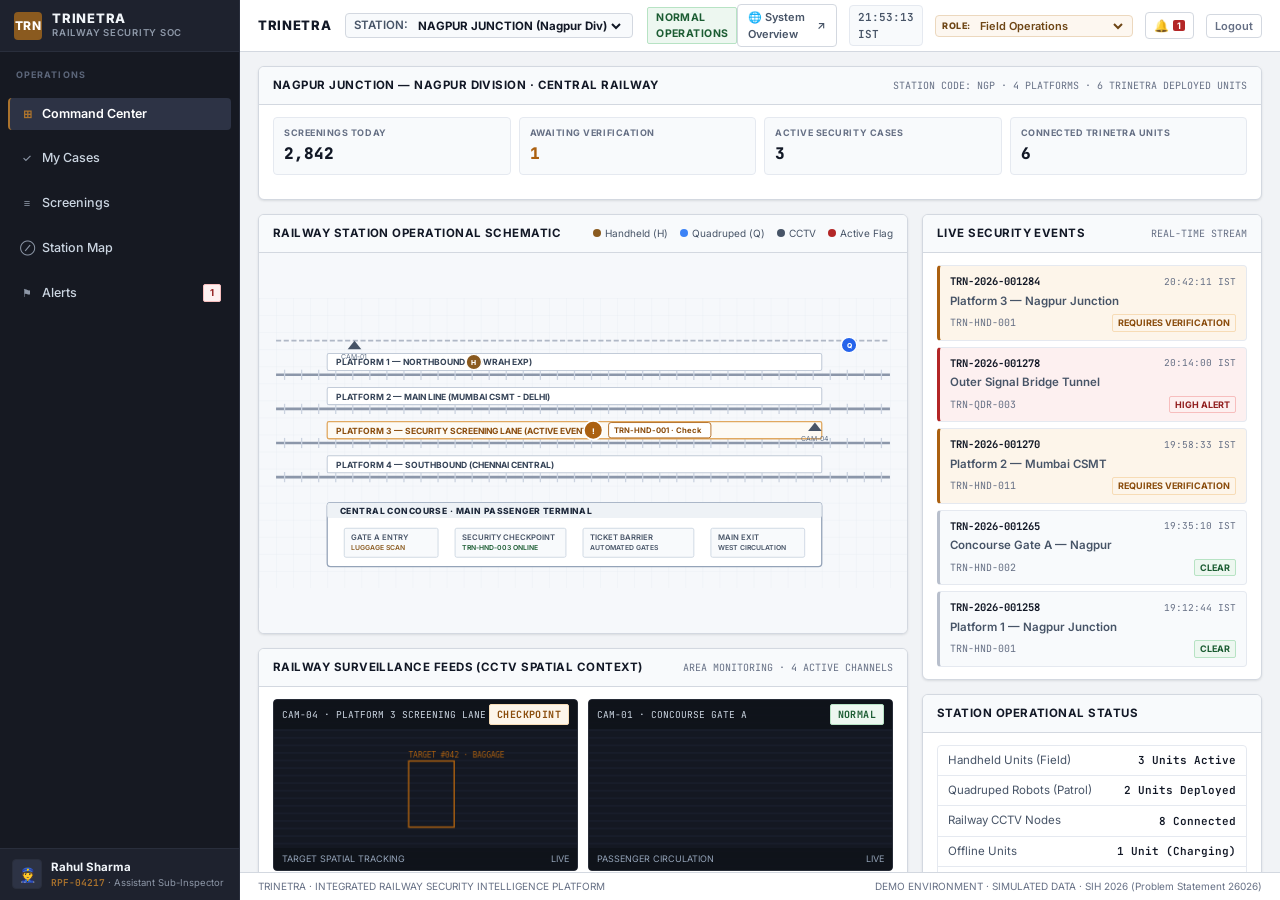
<file: index.html>
<!DOCTYPE html>
<html lang="en">
<head>
  <meta charset="UTF-8">
  <meta http-equiv="refresh" content="0; url=trinetra_v2/command_center.html">
  <title>TRINETRA — Railway Security Operations Center</title>
  <script>
    window.location.replace("trinetra_v2/command_center.html");
  </script>
</head>
<body>
  <p>Redirecting to <a href="trinetra_v2/command_center.html">TRINETRA Live Command Center</a>...</p>
</body>
</html>
</file>
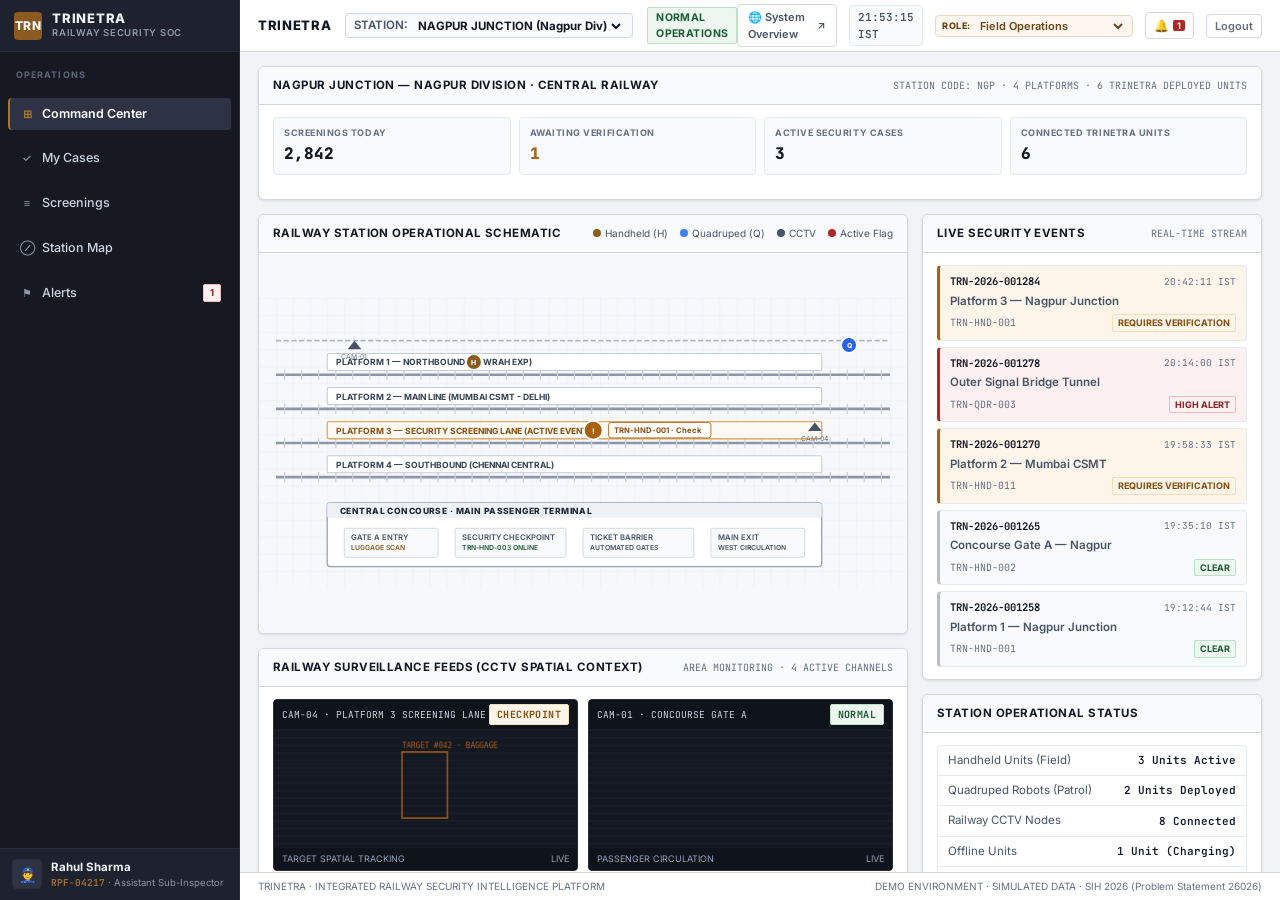
<file: trinetra_v2/index.html>
<!DOCTYPE html>
<html lang="en">
<head>
  <meta charset="UTF-8">
  <meta name="viewport" content="width=device-width, initial-scale=1.0">
  <title>TRINETRA — Railway Security Intelligence Platform</title>
  <meta name="description" content="TRINETRA Railway Security Operations Center. Integrated railway screening platform combining handheld field units and quadruped robotics.">
  <meta name="robots" content="noindex">
  <link rel="stylesheet" href="css/command_center.css">
</head>
<body>

<div class="cc-app" id="cc-app">

  <!-- Mobile Sidebar Backdrop Overlay -->
  <div class="cc-sidebar-backdrop" id="cc-sidebar-backdrop" onclick="closeSidebar()"></div>

  <!-- ===================== SIDEBAR ===================== -->
  <aside class="cc-sidebar" id="cc-sidebar">
    <div class="cc-sidebar-head">
      <div class="cc-sidebar-head-brand">
        <div class="cc-sidebar-emblem">TRN</div>
        <div class="cc-sidebar-brand">
          <div class="cc-sidebar-title">TRINETRA</div>
          <div class="cc-sidebar-subtitle">RAILWAY SECURITY SOC</div>
        </div>
      </div>
      <button class="cc-sidebar-close-btn" id="cc-sidebar-close" onclick="closeSidebar()" type="button" aria-label="Close navigation sidebar">✕</button>
    </div>

    <!-- Navigation (Generated dynamically by JS based on department) -->
    <nav class="cc-sidebar-nav" id="sidebar-nav"></nav>

    <!-- Officer Profile Card Footer -->
    <div class="cc-sidebar-foot">
      <div class="cc-officer-card">
        <div class="cc-officer-avatar" id="sidebar-officer-avatar">👮</div>
        <div class="cc-officer-details">
          <div class="cc-officer-name" id="sidebar-officer-name">Rahul Sharma</div>
          <div class="cc-officer-meta"><span class="cc-officer-id" id="sidebar-officer-id">RPF-04217</span> · <span id="sidebar-officer-rank">ASI</span></div>
        </div>
      </div>
    </div>
  </aside>

  <!-- ===================== APP BODY ===================== -->
  <main class="cc-app-body">

    <!-- Top Bar -->
    <header class="cc-topbar">
      <div class="cc-topbar-left">
        <button class="cc-mobile-toggle-btn" id="cc-mobile-toggle" onclick="toggleSidebar()" type="button" aria-label="Open navigation sidebar">
          ☰
        </button>
        <div class="cc-platform-title">TRINETRA</div>
        <div class="cc-station-badge">
          <span>STATION:</span>
          <select id="station-select" class="cc-station-select">
            <option value="nagpur">NAGPUR JUNCTION (Nagpur Div)</option>
            <option value="mumbai">MUMBAI CSMT (Mumbai Div)</option>
            <option value="delhi">NEW DELHI JUNCTION (Delhi Div)</option>
          </select>
        </div>
        <div class="cc-status-indicator normal" id="station-status-pill">NORMAL OPERATIONS</div>
      </div>

      <div class="cc-topbar-right">
        <a href="overview.html" class="cc-site-btn" target="_blank" title="Open TRINETRA Hardware Specs & System Overview Website">
          <span>🌐 System Overview</span>
          <span>↗</span>
        </a>

        <div class="cc-clock" id="topbar-clock">20:42:11 IST</div>

        <!-- Role Quick Switcher (Demo) -->
        <div class="cc-dept-switch-wrap" title="Switch operational department">
          <span class="cc-dept-switch-label">Role:</span>
          <select id="dept-select" class="cc-dept-select">
            <option value="field_ops">Field Operations</option>
            <option value="technical">Technical &amp; Engineering</option>
            <option value="operations">Operations &amp; Control</option>
            <option value="administration">Railway Administration</option>
            <option value="executive">Executive Command</option>
            <option value="sys_admin">System Administration</option>
          </select>
        </div>

        <button class="cc-notif-btn" title="Live Notifications" type="button">
          🔔 <span class="cc-notif-count">1</span>
        </button>

        <button class="cc-logout-btn" onclick="logout()" type="button">Logout</button>
      </div>
    </header>

    <!-- Workspace Panes -->
    <div class="cc-workspace">

      <!-- ================= PANE 1: HOME (LOCATION + OPERATIONS) ================= -->
      <div class="cc-pane active" id="pane-home">

        <!-- Station Operational Summary -->
        <div class="panel-card" style="margin-bottom: 14px;">
          <div class="panel-head">
            <div class="panel-title" id="station-title-display">NAGPUR JUNCTION — Nagpur Division · Central Railway</div>
            <div class="panel-meta">STATION CODE: NGP · 4 PLATFORMS · 6 TRINETRA DEPLOYED UNITS</div>
          </div>
          <div class="panel-body">
            <div class="station-metrics-grid">
              <div class="sm-cell">
                <div class="sm-label">Screenings Today</div>
                <div class="sm-value" id="sm-today">2,842</div>
              </div>
              <div class="sm-cell check">
                <div class="sm-label">Awaiting Verification</div>
                <div class="sm-value" id="sm-verif">1</div>
              </div>
              <div class="sm-cell">
                <div class="sm-label">Active Security Cases</div>
                <div class="sm-value" id="sm-open">3</div>
              </div>
              <div class="sm-cell">
                <div class="sm-label">Connected TRINETRA Units</div>
                <div class="sm-value" id="sm-devs">6</div>
              </div>
            </div>
          </div>
        </div>

        <!-- 2-Column Operational Grid -->
        <div class="cc-ops-grid">

          <!-- Left Column: Schematic & CCTV -->
          <div class="cc-ops-left">

            <!-- Railway Station Schematic -->
            <div class="panel-card">
              <div class="panel-head">
                <div class="panel-title">RAILWAY STATION OPERATIONAL SCHEMATIC</div>
                <div class="station-legend">
                  <div class="legend-item"><span class="legend-dot hnd"></span> Handheld (H)</div>
                  <div class="legend-item"><span class="legend-dot qdr"></span> Quadruped (Q)</div>
                  <div class="legend-item"><span class="legend-dot cctv"></span> CCTV</div>
                  <div class="legend-item"><span class="legend-dot alert"></span> Active Flag</div>
                </div>
              </div>
              <div class="panel-body" style="padding: 0;">
                <div class="station-svg-container" id="station-schematic-svg"></div>
              </div>
            </div>

            <!-- Railway Surveillance CCTV (4 Feeds) -->
            <div class="panel-card">
              <div class="panel-head">
                <div class="panel-title">RAILWAY SURVEILLANCE FEEDS (CCTV SPATIAL CONTEXT)</div>
                <div class="panel-meta">AREA MONITORING · 4 ACTIVE CHANNELS</div>
              </div>
              <div class="panel-body">
                <div class="cctv-grid">
                  <div class="cctv-cell">
                    <div class="cctv-head">
                      <span>CAM-04 · PLATFORM 3 SCREENING LANE</span>
                      <span class="pill check">CHECKPOINT</span>
                    </div>
                    <canvas id="cctv-p3" class="cctv-canvas" width="320" height="180"></canvas>
                    <div class="cctv-bot">
                      <span>TARGET SPATIAL TRACKING</span>
                      <span>LIVE</span>
                    </div>
                  </div>

                  <div class="cctv-cell">
                    <div class="cctv-head">
                      <span>CAM-01 · CONCOURSE GATE A</span>
                      <span class="pill clear">NORMAL</span>
                    </div>
                    <canvas id="cctv-concourse" class="cctv-canvas" width="320" height="180"></canvas>
                    <div class="cctv-bot">
                      <span>PASSENGER CIRCULATION</span>
                      <span>LIVE</span>
                    </div>
                  </div>

                  <div class="cctv-cell">
                    <div class="cctv-head">
                      <span>CAM-02 · MAIN ENTRANCE PORCH</span>
                      <span class="pill clear">NORMAL</span>
                    </div>
                    <canvas id="cctv-entry" class="cctv-canvas" width="320" height="180"></canvas>
                    <div class="cctv-bot">
                      <span>ENTRY POINT MONITOR</span>
                      <span>LIVE</span>
                    </div>
                  </div>

                  <div class="cctv-cell">
                    <div class="cctv-head">
                      <span>CAM-08 · SERVICE &amp; DEPOT YARD</span>
                      <span class="pill clear">NORMAL</span>
                    </div>
                    <canvas id="cctv-yard" class="cctv-canvas" width="320" height="180"></canvas>
                    <div class="cctv-bot">
                      <span>FREIGHT &amp; TRACKS</span>
                      <span>LIVE</span>
                    </div>
                  </div>
                </div>
              </div>
            </div>

          </div><!-- end cc-ops-left -->

          <!-- Right Column: Live Security Events & Info -->
          <div class="cc-ops-right">

            <!-- Live Security Events Feed -->
            <div class="panel-card">
              <div class="panel-head">
                <div class="panel-title">LIVE SECURITY EVENTS</div>
                <div class="panel-meta">REAL-TIME STREAM</div>
              </div>
              <div class="panel-body">
                <div class="events-stream" id="events-stream-list"></div>
              </div>
            </div>

            <!-- Station Information List -->
            <div class="panel-card">
              <div class="panel-head">
                <div class="panel-title">STATION OPERATIONAL STATUS</div>
              </div>
              <div class="panel-body">
                <div class="st-info-list" id="st-compact-info"></div>
              </div>
            </div>

          </div><!-- end cc-ops-right -->

        </div><!-- end cc-ops-grid -->

      </div><!-- end pane-home -->

      <!-- ================= PANE 2: MY ASSIGNMENTS ================= -->
      <div class="cc-pane" id="pane-assignments">
        <div class="panel-card">
          <div class="panel-head">
            <div class="panel-title">MY ASSIGNED VERIFICATIONS (FIELD OPERATIONS)</div>
            <div class="panel-meta">ACTIONABLE DISPATCH QUEUE</div>
          </div>
          <div class="panel-body">
            <div class="data-table-wrap">
              <table class="data-table">
                <thead>
                  <tr>
                    <th>Case ID</th>
                    <th>Security Event</th>
                    <th>Location</th>
                    <th>Timestamp</th>
                    <th>Status</th>
                    <th>Action</th>
                  </tr>
                </thead>
                <tbody id="assignments-table-body"></tbody>
              </table>
            </div>
          </div>
        </div>
      </div>

      <!-- ================= PANE 3: SCREENINGS ================= -->
      <div class="cc-pane" id="pane-screenings">
        <div class="panel-card">
          <div class="panel-head">
            <div class="panel-title">TRINETRA SCREENING LOG (HANDHELD &amp; QUADRUPED)</div>
            <div class="panel-meta">CRYPTOGRAPHIC EVENT LEDGER</div>
          </div>
          <div class="panel-body">
            <div class="data-table-wrap">
              <table class="data-table">
                <thead>
                  <tr>
                    <th>Event ID</th>
                    <th>Timestamp</th>
                    <th>Station Location</th>
                    <th>Device</th>
                    <th>Screening Result</th>
                    <th>Officer / Operator</th>
                    <th>Lineage</th>
                  </tr>
                </thead>
                <tbody id="screenings-table-body"></tbody>
              </table>
            </div>
          </div>
        </div>
      </div>

      <!-- ================= PANE 4: ALERTS ================= -->
      <div class="cc-pane" id="pane-alerts">
        <div class="panel-card">
          <div class="panel-head">
            <div class="panel-title">ACTIVE OPERATIONAL ALERTS</div>
            <div class="panel-meta">ATTENTION REQUIRED</div>
          </div>
          <div class="panel-body">
            <div class="data-table-wrap">
              <table class="data-table">
                <thead>
                  <tr>
                    <th>Alert ID</th>
                    <th>Timestamp</th>
                    <th>Location</th>
                    <th>Screening Unit</th>
                    <th>Severity Status</th>
                    <th>Assigned Personnel</th>
                    <th>Actions</th>
                  </tr>
                </thead>
                <tbody id="alerts-table-body"></tbody>
              </table>
            </div>
          </div>
        </div>
      </div>

      <!-- ================= PANE 5: CASES ================= -->
      <div class="cc-pane" id="pane-cases">
        <div class="panel-card">
          <div class="panel-head">
            <div class="panel-title">SECURITY CASES &amp; VERIFICATION WORKFLOW</div>
            <div class="panel-meta">AUDIT COMPLIANCE RECORD</div>
          </div>
          <div class="panel-body">
            <div class="data-table-wrap">
              <table class="data-table">
                <thead>
                  <tr>
                    <th>Case Reference</th>
                    <th>Originating Event</th>
                    <th>Station Area</th>
                    <th>Created At</th>
                    <th>Assigned Officer</th>
                    <th>Lifecycle Status</th>
                    <th>Triage</th>
                  </tr>
                </thead>
                <tbody id="cases-table-body"></tbody>
              </table>
            </div>
          </div>
        </div>
      </div>

      <!-- ================= PANE 6: STATION VIEW ================= -->
      <div class="cc-pane" id="pane-station">
        <div class="panel-card">
          <div class="panel-head">
            <div class="panel-title">STATION OPERATIONAL SCHEMATIC</div>
          </div>
          <div class="panel-body" style="padding: 0;">
            <div class="station-svg-container"></div>
          </div>
        </div>
      </div>

      <!-- ================= PANE 7: DEVICES ================= -->
      <div class="cc-pane" id="pane-devices">
        <div class="panel-card">
          <div class="panel-head">
            <div class="panel-title">FIELD HARDWARE REGISTRY (TRINETRA FLEET)</div>
            <div class="panel-meta">DUAL-PLATFORM HARDWARE HEALTH</div>
          </div>
          <div class="panel-body">
            <div class="data-table-wrap">
              <table class="data-table">
                <thead>
                  <tr>
                    <th>Unit ID</th>
                    <th>Platform Type</th>
                    <th>Assigned Location</th>
                    <th>Status</th>
                    <th>Battery</th>
                    <th>Core Temp</th>
                    <th>Assigned Duty</th>
                    <th>Diagnostics</th>
                  </tr>
                </thead>
                <tbody id="devices-table-body"></tbody>
              </table>
            </div>
          </div>
        </div>
      </div>

      <!-- ================= PANE 8: PERSONNEL ================= -->
      <div class="cc-pane" id="pane-officers">
        <div class="panel-card">
          <div class="panel-head">
            <div class="panel-title">RAILWAY PROTECTION FORCE (DUTY PERSONNEL)</div>
            <div class="panel-meta">ON-DUTY ROSTER</div>
          </div>
          <div class="panel-body">
            <div class="data-table-wrap">
              <table class="data-table">
                <thead>
                  <tr>
                    <th>Officer ID</th>
                    <th>Name</th>
                    <th>Rank</th>
                    <th>Department</th>
                    <th>Assigned Duty Station</th>
                    <th>Status</th>
                    <th>Open Cases</th>
                    <th>Dispatch</th>
                  </tr>
                </thead>
                <tbody id="personnel-table-body"></tbody>
              </table>
            </div>
          </div>
        </div>
      </div>

      <!-- ================= PANE 9: DIAGNOSTICS & SENSORS ================= -->
      <div class="cc-pane" id="pane-diagnostics">
        <div class="tech-spec-grid">
          <div class="tech-spec-card">
            <div class="tech-spec-head">
              <img src="assets/raspberry_pi_5.jpg" alt="RPi 5" class="tech-spec-img">
              <div>
                <div style="font-weight:700; font-size:12px;">Raspberry Pi 5 (Edge Compute)</div>
                <div style="font-size:10px; color:var(--text-muted);">Quad-Core Cortex-A76 @ 2.4 GHz · 8GB LPDDR4X</div>
              </div>
            </div>
            <div class="st-info-list">
              <div class="st-info-row"><span class="k">CPU Load</span><span class="v">18.4% Nominal</span></div>
              <div class="st-info-row"><span class="k">SoC Temperature</span><span class="v">42.8°C (Active Cooling)</span></div>
              <div class="st-info-row"><span class="k">RAM Utilization</span><span class="v">2.1 GB / 8.0 GB</span></div>
              <div class="st-info-row"><span class="k">NVMe Storage Buffer</span><span class="v">114 GB Available</span></div>
            </div>
          </div>

          <div class="tech-spec-card">
            <div class="tech-spec-head">
              <img src="assets/mmwave_radar.jpg" alt="mmWave" class="tech-spec-img">
              <div>
                <div style="font-weight:700; font-size:12px;">mmWave Radar (60 GHz)</div>
                <div style="font-size:10px; color:var(--text-muted);">FMCW Transceiver · Range-Doppler Profiler</div>
              </div>
            </div>
            <div class="st-info-list">
              <div class="st-info-row"><span class="k">Sweep Bandwidth</span><span class="v">60–64 GHz (4 GHz)</span></div>
              <div class="st-info-row"><span class="k">Range Resolution</span><span class="v">3.75 cm per bin</span></div>
              <div class="st-info-row"><span class="k">Sampling Rate</span><span class="v">2.5 MS/s</span></div>
              <div class="st-info-row"><span class="k">Dielectric Anomaly</span><span class="v" style="color:var(--st-check);">+18.4 dB @ 14.2 cm</span></div>
            </div>
          </div>

          <div class="tech-spec-card">
            <div class="tech-spec-head">
              <img src="assets/enose_sensor.jpg" alt="E-Nose" class="tech-spec-img">
              <div>
                <div style="font-weight:700; font-size:12px;">E-Nose Gas Sensor Array</div>
                <div style="font-size:10px; color:var(--text-muted);">MOX Multi-Channel Array + Pneumatic Chamber</div>
              </div>
            </div>
            <div class="st-info-list">
              <div class="st-info-row"><span class="k">Channels</span><span class="v">MQ-135, MQ-2, BME688</span></div>
              <div class="st-info-row"><span class="k">Heater Temp</span><span class="v">300°C Regulated</span></div>
              <div class="st-info-row"><span class="k">Pneumatic Snout</span><span class="v">0.8 L/min Flow Rate</span></div>
              <div class="st-info-row"><span class="k">VOC Delta Peak</span><span class="v" style="color:var(--st-check);">840 PPM (MQ-135)</span></div>
            </div>
          </div>
        </div>

        <div style="display:grid; grid-template-columns:1fr 1fr; gap:14px;">
          <div class="panel-card">
            <div class="panel-head">
              <div class="panel-title">mmWave RADAR RANGE-DOPPLER RESPONSE</div>
              <div class="panel-meta">60 GHz FMCW</div>
            </div>
            <div class="panel-body">
              <div class="tech-canvas-wrap">
                <canvas id="radar-canvas" width="460" height="180" style="width:100%; display:block;"></canvas>
              </div>
            </div>
          </div>

          <div class="panel-card">
            <div class="panel-head">
              <div class="panel-title">E-NOSE MULTI-CHANNEL CHROMATOGRAPHY</div>
              <div class="panel-meta">MOX ARRAY RESPONSE</div>
            </div>
            <div class="panel-body">
              <div class="tech-canvas-wrap">
                <canvas id="enose-canvas" width="460" height="180" style="width:100%; display:block;"></canvas>
              </div>
            </div>
          </div>
        </div>
      </div>

      <!-- ================= PANE 10: AI / ML ================= -->
      <div class="cc-pane" id="pane-aiml">
        <div class="panel-card">
          <div class="panel-head">
            <div class="panel-title">TRINETRA DUAL-MODALITY AI / ML INFERENCE ENGINE</div>
            <div class="panel-meta">EDGE NEURAL ACCELERATOR</div>
          </div>
          <div class="panel-body">
            <div class="st-info-list" style="margin-bottom:14px;">
              <div class="st-info-row"><span class="k">Model Architecture</span><span class="v">Trinetra-Fusion-v2.4 (Cross-Attention Multimodal Transformer)</span></div>
              <div class="st-info-row"><span class="k">Edge Quantization</span><span class="v">INT8 (TFLite / ONNX Runtime Edge)</span></div>
              <div class="st-info-row"><span class="k">Inference Latency</span><span class="v">41.2 ms (Single Screening Sweep)</span></div>
              <div class="st-info-row"><span class="k">Sensor Inputs</span><span class="v">60 GHz mmWave Radar FFT + MOX Gas Channel Curves + Thermal IR</span></div>
            </div>
            <div style="font-size:11px; color:var(--text-muted); background:var(--bg-subtle); padding:10px; border-radius:var(--r-sm); border:1px solid var(--border-subtle);">
              <b>Operational Classification Logic:</b> Neural model assigns confidence weights across radar dielectric bulk and chemical vapor response. Threshold >0.85 generates <i>Requires Verification</i> notification to RPF officer.
            </div>
          </div>
        </div>
      </div>

      <!-- ================= PANE 11: AUDIT LEDGER ================= -->
      <div class="cc-pane" id="pane-audit">
        <div class="panel-card">
          <div class="panel-head">
            <div class="panel-title">SECURITY AUDIT &amp; COMPLIANCE LEDGER</div>
            <div class="panel-meta">TAMPER-PROOF LOG</div>
          </div>
          <div class="panel-body">
            <div class="data-table-wrap">
              <table class="data-table">
                <thead>
                  <tr>
                    <th>Timestamp</th>
                    <th>Officer / System Principal</th>
                    <th>Operational Action</th>
                    <th>Device</th>
                    <th>Station Location</th>
                  </tr>
                </thead>
                <tbody id="audit-table-body"></tbody>
              </table>
            </div>
          </div>
        </div>
      </div>

    </div><!-- end cc-workspace -->

    <!-- Footer -->
    <footer class="cc-footer">
      <div>TRINETRA · INTEGRATED RAILWAY SECURITY INTELLIGENCE PLATFORM</div>
      <div>DEMO ENVIRONMENT · SIMULATED DATA · SIH 2026 (Problem Statement 26026)</div>
    </footer>

  </main><!-- end cc-app-body -->

</div><!-- end cc-app -->


<!-- ================================================================
     MODAL 1: UNIFIED SECURITY EVENT DETAIL (TRACE LINEAGE CHAIN)
     ================================================================ -->
<div class="modal-backdrop" id="modal-event" role="dialog" aria-modal="true" aria-labelledby="modal-event-id">
  <div class="modal-box modal-lg">
    <div class="modal-head">
      <div>
        <div class="modal-title" id="modal-event-id">TRN-2026-001284</div>
        <div class="modal-subtitle" id="modal-event-location">Platform 3 — Nagpur Junction</div>
      </div>
      <span class="modal-close" onclick="closeModal('modal-event')" title="Close" role="button" aria-label="Close">✕</span>
    </div>
    <div class="modal-body" id="modal-event-body"></div>
    <div class="modal-foot">
      <button class="btn btn-secondary" onclick="closeModal('modal-event')">Close</button>
      <button class="btn btn-primary" onclick="closeModal('modal-event'); switchPane('cases');">Open Case Management →</button>
    </div>
  </div>
</div>

<!-- ================================================================
     MODAL 2: DEVICE TELEMETRY DETAIL
     ================================================================ -->
<div class="modal-backdrop" id="modal-device" role="dialog" aria-modal="true" aria-labelledby="modal-device-id">
  <div class="modal-box">
    <div class="modal-head">
      <div>
        <div class="modal-title" id="modal-device-id">TRN-HND-001</div>
        <div class="modal-subtitle" id="modal-device-location">Platform 3 — Nagpur Junction</div>
      </div>
      <span class="modal-close" onclick="closeModal('modal-device')" title="Close" role="button" aria-label="Close">✕</span>
    </div>
    <div class="modal-body" id="modal-device-body"></div>
    <div class="modal-foot">
      <button class="btn btn-secondary" onclick="closeModal('modal-device')">Close</button>
      <button class="btn btn-primary" onclick="closeModal('modal-device'); switchPane('diagnostics');">View Sensor Telemetry →</button>
    </div>
  </div>
</div>

<!-- ================================================================
     MODAL 3: ASSIGN DUTY OFFICER
     ================================================================ -->
<div class="modal-backdrop" id="modal-assign" role="dialog" aria-modal="true" aria-labelledby="modal-assign-title">
  <div class="modal-box">
    <div class="modal-head">
      <div>
        <div class="modal-title" id="modal-assign-title">Assign Verification Officer</div>
        <div class="modal-subtitle">Case: <b id="modal-assign-caseid">CASE-2026-001284</b></div>
      </div>
      <span class="modal-close" onclick="closeModal('modal-assign')" title="Close" role="button" aria-label="Close">✕</span>
    </div>
    <div class="modal-body">
      <p style="font-size:12px; color:var(--text-secondary); margin-bottom:12px;">Assign this security screening case to an on-duty RPF officer. A dispatch notification will be transmitted to their TRINETRA handheld terminal.</p>
      <div class="form-group">
        <label class="form-label" for="assign-officer-select">Select Duty Officer</label>
        <select class="form-input" id="assign-officer-select" style="width:100%;">
          <option value="ASI Rahul Sharma (RPF-04217)">ASI Rahul Sharma (RPF-04217) — Platform 3 North</option>
          <option value="Insp. Rajesh Kumar (RPF-08819)">Insp. Rajesh Kumar (RPF-08819) — Platform 2</option>
          <option value="Const. P. Verma (RPF-03314)">Const. P. Verma (RPF-03314) — Concourse Gate A</option>
          <option value="RPF QRT-2 (RPF-0102)">RPF QRT-2 (RPF-0102) — Quick Response Team</option>
        </select>
      </div>
    </div>
    <div class="modal-foot">
      <button class="btn btn-secondary" onclick="closeModal('modal-assign')">Cancel</button>
      <button class="btn btn-primary" onclick="confirmAssignment()">Confirm Assignment</button>
    </div>
  </div>
</div>

<!-- ================================================================
     AUTHENTICATION OVERLAY — RPF SECURE ACCESS TERMINAL
     ================================================================ -->
<div class="auth-overlay open" id="auth-overlay">

  <div class="auth-header">
    <div class="auth-ministry-badge">MINISTRY OF RAILWAYS · RAILWAY PROTECTION FORCE</div>
    <div class="auth-brand-row">
      <div class="auth-crest">TRN</div>
      <div>
        <div class="auth-title">TRINETRA</div>
        <div class="auth-sub">RAILWAY SECURITY OPERATIONS COMMAND CENTER</div>
      </div>
    </div>
  </div>

  <div class="auth-deck">

    <!-- LEFT COLUMN: Department Selection & 1-Click Access -->
    <div class="auth-card">
      <div class="auth-card-head">
        <div class="auth-card-title">1. SELECT OPERATIONAL DEPARTMENT</div>
        <div class="auth-card-sub">Choose your operational branch to load role-specific workspace</div>
      </div>
      <div class="auth-card-body">
        <div class="dept-grid">
          <button type="button" class="dept-btn selected" id="dept-btn-field_ops" onclick="selectDept('field_ops')">
            <div class="dept-btn-top">
              <span class="dept-btn-icon">👮</span>
              <span class="dept-btn-lvl">LEVEL 2</span>
            </div>
            <span class="dept-btn-name">Field Operations</span>
            <span class="dept-btn-officer">ASI Rahul Sharma</span>
            <span class="dept-btn-desc">Frontline screening, assignments &amp; SOP verification</span>
          </button>

          <button type="button" class="dept-btn" id="dept-btn-technical" onclick="selectDept('technical')">
            <div class="dept-btn-top">
              <span class="dept-btn-icon">⚙️</span>
              <span class="dept-btn-lvl">LEVEL 3</span>
            </div>
            <span class="dept-btn-name">Technical &amp; Engineering</span>
            <span class="dept-btn-officer">Dr. S. K. Mehta</span>
            <span class="dept-btn-desc">Sensor telemetry, mmWave radar &amp; AI edge models</span>
          </button>

          <button type="button" class="dept-btn" id="dept-btn-operations" onclick="selectDept('operations')">
            <div class="dept-btn-top">
              <span class="dept-btn-icon">👔</span>
              <span class="dept-btn-lvl">LEVEL 4</span>
            </div>
            <span class="dept-btn-name">Operations &amp; Control</span>
            <span class="dept-btn-officer">A. K. Joshi (DSC)</span>
            <span class="dept-btn-desc">Station triage, officer dispatch &amp; CCTV surveillance</span>
          </button>

          <button type="button" class="dept-btn" id="dept-btn-administration" onclick="selectDept('administration')">
            <div class="dept-btn-top">
              <span class="dept-btn-icon">🏛️</span>
              <span class="dept-btn-lvl">LEVEL 5</span>
            </div>
            <span class="dept-btn-name">Railway Administration</span>
            <span class="dept-btn-officer">V. R. Nair (PCSC)</span>
            <span class="dept-btn-desc">Zonal network KPIs &amp; compliance reporting</span>
          </button>

          <button type="button" class="dept-btn" id="dept-btn-executive" onclick="selectDept('executive')">
            <div class="dept-btn-top">
              <span class="dept-btn-icon">🇮🇳</span>
              <span class="dept-btn-lvl">LEVEL 5</span>
            </div>
            <span class="dept-btn-name">Executive Command</span>
            <span class="dept-btn-officer">K. P. Sharma (DG RPF)</span>
            <span class="dept-btn-desc">National security readiness &amp; executive overview</span>
          </button>

          <button type="button" class="dept-btn" id="dept-btn-sys_admin" onclick="selectDept('sys_admin')">
            <div class="dept-btn-top">
              <span class="dept-btn-icon">🔧</span>
              <span class="dept-btn-lvl">LEVEL 5</span>
            </div>
            <span class="dept-btn-name">System Administration</span>
            <span class="dept-btn-officer">IT SysAdmin</span>
            <span class="dept-btn-desc">RBAC accounts &amp; cryptographic audit log</span>
          </button>
        </div>

        <div class="demo-quick-bar">
          <div class="demo-quick-title">⚡ 1-CLICK INSTANT DEMO LOGIN</div>
          <div class="demo-pills">
            <button type="button" class="demo-pill" onclick="quickLogin('field_ops')">👮 Field Officer</button>
            <button type="button" class="demo-pill" onclick="quickLogin('technical')">⚙️ Technical</button>
            <button type="button" class="demo-pill" onclick="quickLogin('operations')">👔 Operations</button>
            <button type="button" class="demo-pill" onclick="quickLogin('administration')">🏛️ Zonal Admin</button>
            <button type="button" class="demo-pill" onclick="quickLogin('executive')">🇮🇳 Executive DG</button>
            <button type="button" class="demo-pill" onclick="quickLogin('sys_admin')">🔧 Sys Admin</button>
          </div>
        </div>
      </div>
    </div>

    <!-- RIGHT COLUMN: Authentication & Officer Terminal -->
    <div class="auth-card">
      <div class="auth-card-head">
        <div class="auth-card-title">2. OFFICER AUTHENTICATION</div>
        <div class="auth-card-sub">Authenticated session with audit ledger entry</div>
      </div>
      <div class="auth-card-body">

        <!-- Officer Preview -->
        <div class="auth-officer-preview">
          <div class="aop-avatar" id="aop-avatar">👮</div>
          <div class="aop-info">
            <div class="aop-name" id="aop-name">Rahul Sharma</div>
            <div class="aop-role" id="aop-role">Assistant Sub-Inspector · Field Operations</div>
            <div class="aop-meta">
              <span class="aop-chip" id="aop-id">ID: RPF-04217</span>
              <span class="aop-chip" id="aop-station">Nagpur Junction</span>
              <span class="aop-chip" id="aop-level" style="font-weight:700; color:var(--st-clear-text);">LEVEL 2</span>
            </div>
          </div>
        </div>

        <form onsubmit="handleLogin(event)">
          <div class="form-group">
            <label class="form-label" for="login-id">Officer / Employee ID</label>
            <input type="text" class="form-input" id="login-id" value="RPF-04217" autocomplete="username" required>
          </div>
          <div class="form-group">
            <label class="form-label" for="login-pw">Password / Biometric PIN</label>
            <input type="password" class="form-input" id="login-pw" value="••••••••••••" autocomplete="current-password" required>
          </div>

          <button type="submit" class="btn-signin" id="btn-signin">
            <span id="btn-signin-text">AUTHENTICATE &amp; ENTER →</span>
          </button>
        </form>

        <div class="auth-disclaimer">
          <b>RPF Terminal Notice:</b> All triage decisions, station queries, and sensor telemetry access are cryptographically recorded in the Central Security Audit Ledger.
        </div>

        <div style="margin-top: 10px; text-align: center;">
          <a href="overview.html" target="_blank" style="font-size: 11px; font-weight: 600; color: var(--accent-bronze);">
            🌐 Visit Public Technical Proposal Website ↗
          </a>
        </div>
      </div>
    </div>

  </div><!-- end auth-deck -->

</div><!-- end auth-overlay -->

<script src="js/command_center.js"></script>
</body>
</html>
</file>
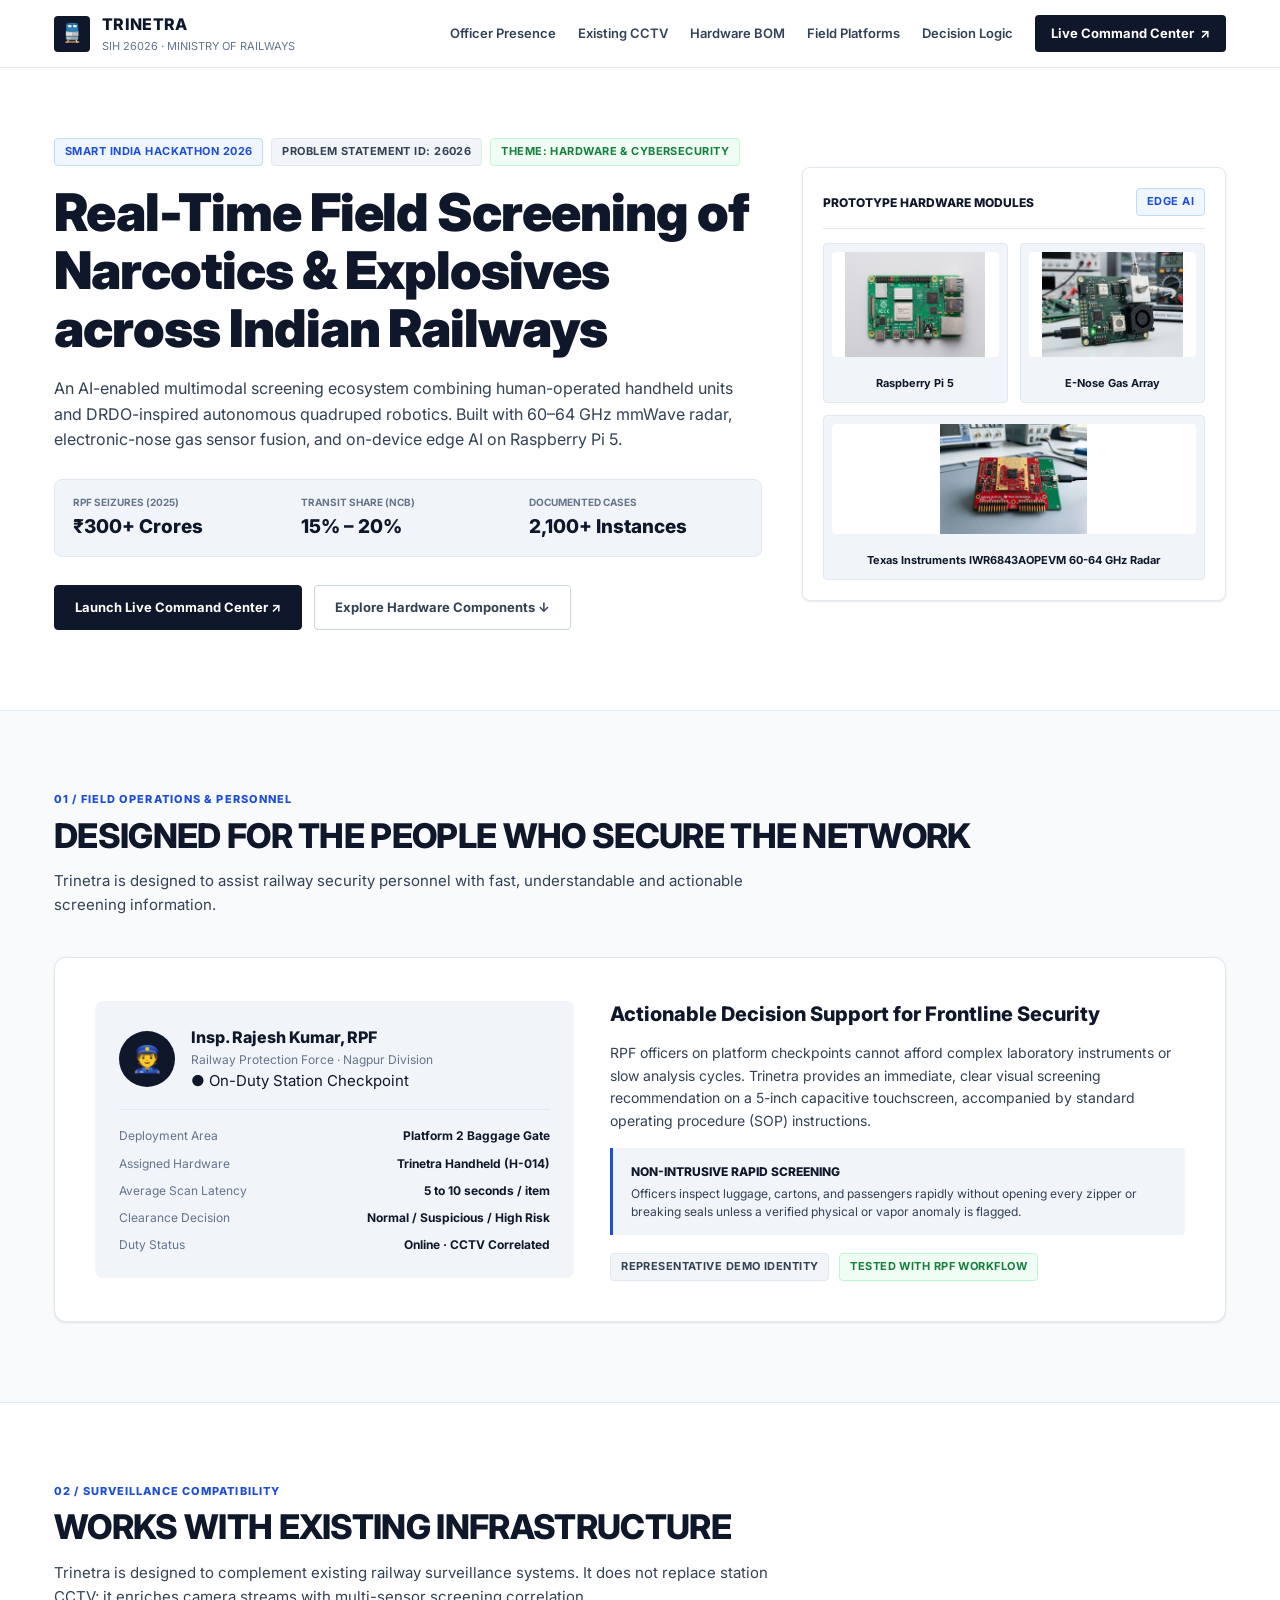
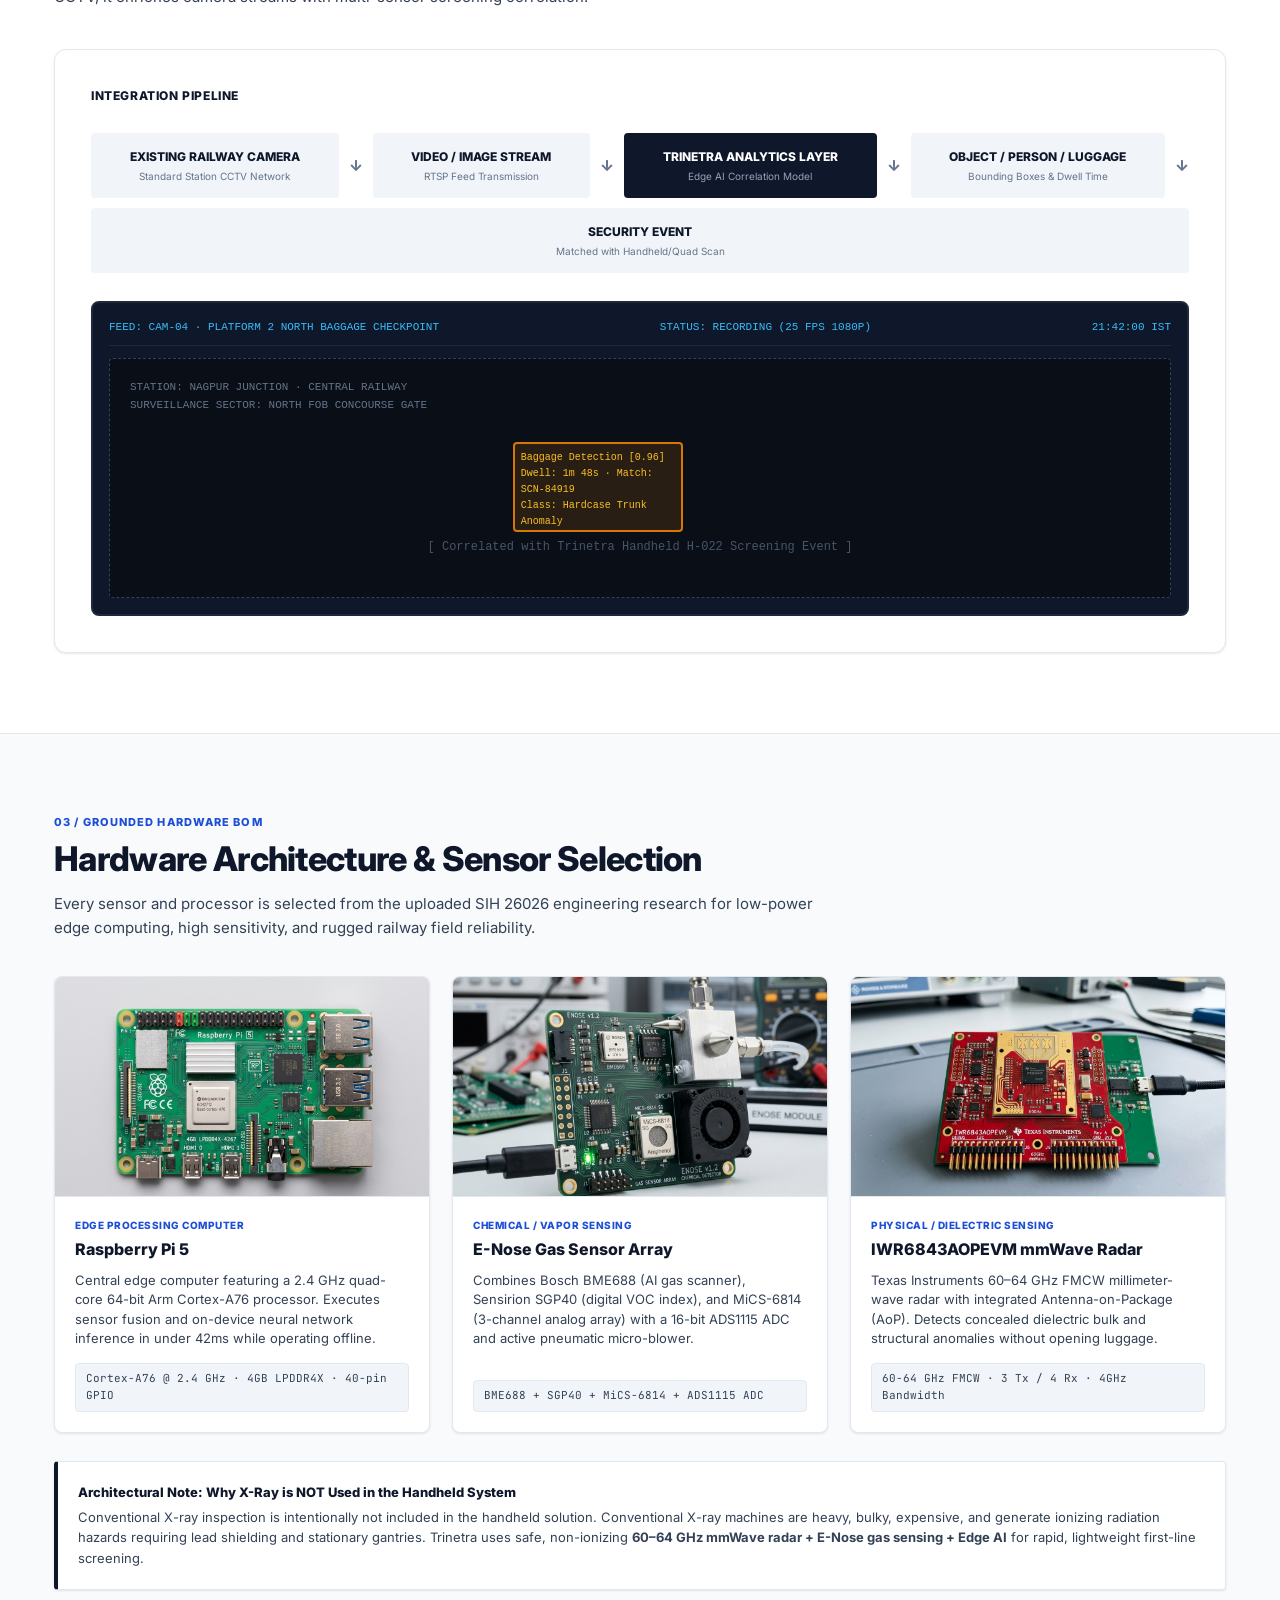
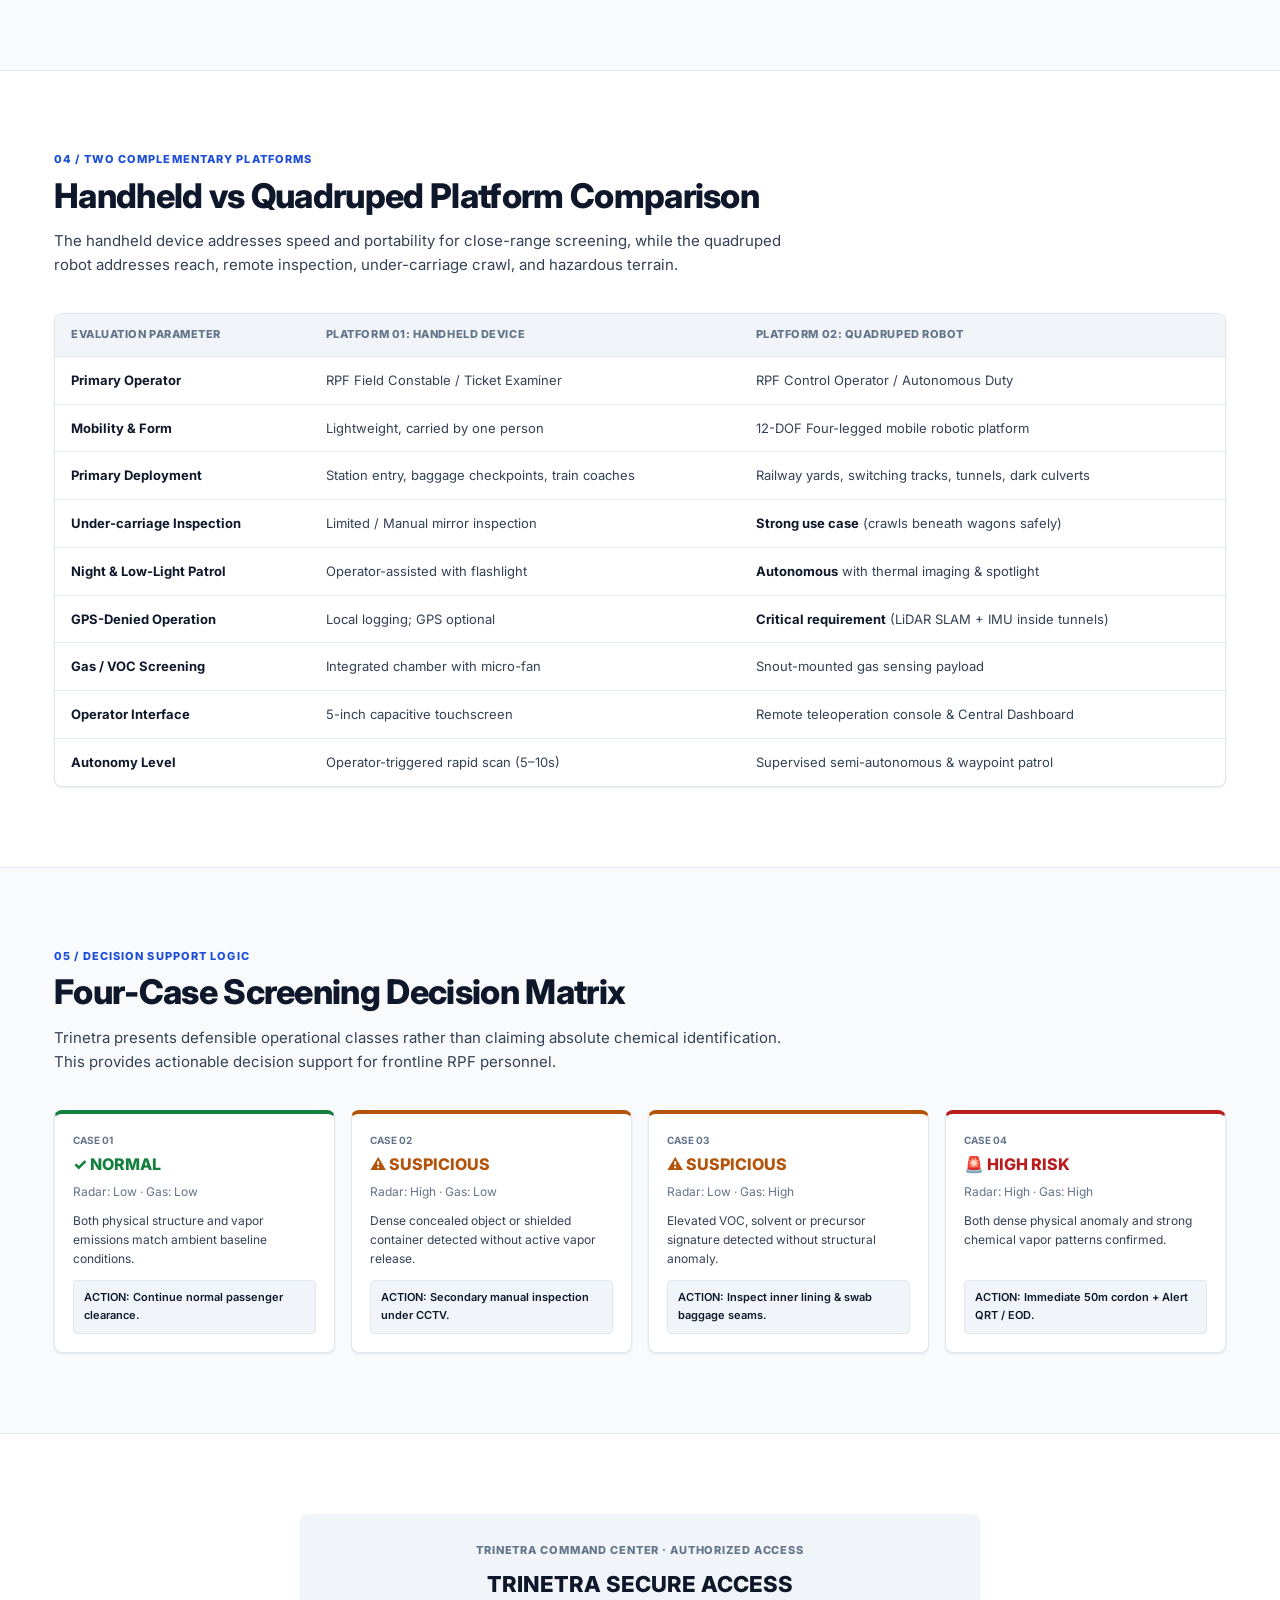
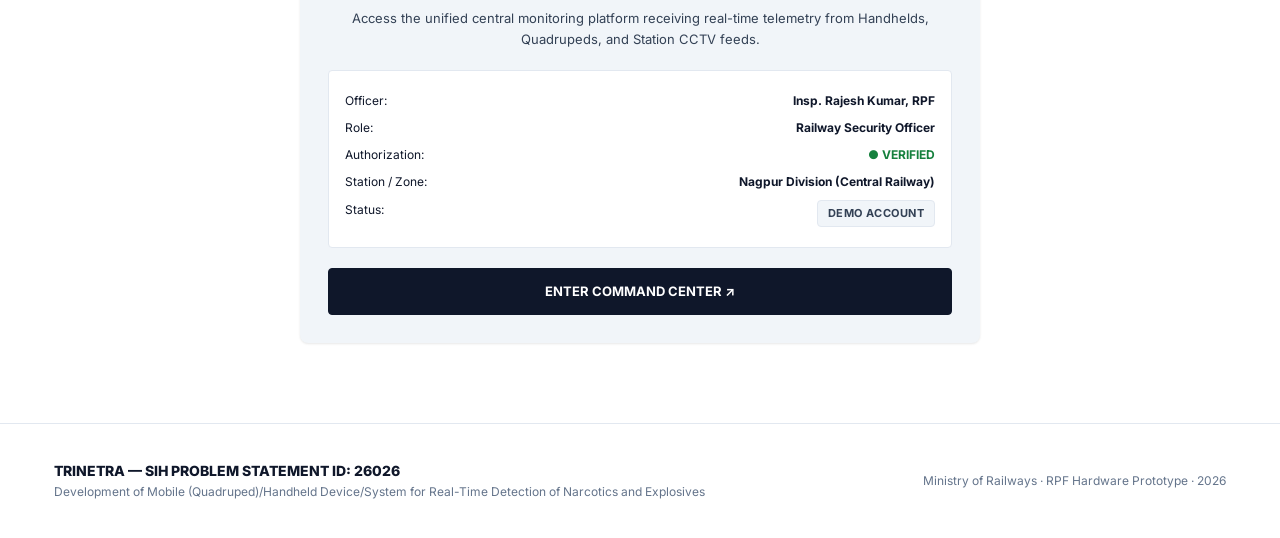
<file: trinetra_v2/overview.html>
<!doctype html>
<html lang="en">
<head>
  <meta charset="utf-8">
  <meta name="viewport" content="width=device-width, initial-scale=1">
  <title>TRINETRA — Railway Narcotics & Explosives Detection System (SIH 26026)</title>
  
  <!-- Clean High-Readability Fonts -->
  <link rel="preconnect" href="https://fonts.googleapis.com">
  <link rel="preconnect" href="https://fonts.gstatic.com" crossorigin>
  <link href="https://fonts.googleapis.com/css2?family=Inter:wght@400;500;600;700;800;900&family=JetBrains+Mono:wght@400;500;600&display=swap" rel="stylesheet">

  <style>
    /* ==========================================================================
       RESTRAINED RAILWAY CONTROL ROOM PALETTE
       Primary: Deep navy / charcoal
       Background: Very light neutral gray / off-white
       Surface: Pure white
       Text: Dark charcoal / navy
       Accent: Professional railway blue
       Status: Green (Clear), Amber (Check), Red (Alert), Gray (Offline)
       Rules: No neon, no excessive cyan, no cyberpunk, no glowing cards
       ========================================================================== */
    :root {
      --bg: #f8fafc;
      --surface: #ffffff;
      --surface-subtle: #f1f5f9;
      --border: #e2e8f0;
      --border-dark: #cbd5e1;

      --text-primary: #0f172a;
      --text-secondary: #334155;
      --text-muted: #64748b;
      --text-dim: #94a3b8;

      --navy: #0f172a;
      --navy-header: #0b192c;
      --blue: #1d4ed8;
      --blue-subtle: #eff6ff;
      --blue-border: #bfdbfe;

      --green: #15803d;
      --green-bg: #f0fdf4;
      --green-border: #bbf7d0;

      --amber: #b45309;
      --amber-bg: #fffbeb;
      --amber-border: #fed7aa;

      --red: #b91c1c;
      --red-bg: #fef2f2;
      --red-border: #fecaca;

      --radius-sm: 4px;
      --radius-md: 8px;
      --radius-lg: 12px;
      --radius-full: 9999px;

      --shadow-sm: 0 1px 3px rgba(0,0,0,0.06), 0 1px 2px rgba(0,0,0,0.04);
      --shadow-md: 0 4px 6px -1px rgba(0,0,0,0.06), 0 2px 4px -1px rgba(0,0,0,0.04);

      --max-w: 1220px;
    }

    * { box-sizing: border-box; margin: 0; padding: 0; }
    html { scroll-behavior: smooth; }
    body {
      background-color: var(--bg);
      color: var(--text-primary);
      font-family: 'Inter', -apple-system, BlinkMacSystemFont, "Segoe UI", Roboto, sans-serif;
      line-height: 1.6;
      font-size: 15px;
      -webkit-font-smoothing: antialiased;
    }

    a { color: inherit; text-decoration: none; }
    code { font-family: 'JetBrains Mono', monospace; font-size: 0.9em; }

    .container { max-width: var(--max-w); margin: 0 auto; padding: 0 24px; }
    .section { padding: 80px 0; border-top: 1px solid var(--border); }

    /* Restrained Badges */
    .badge {
      display: inline-flex;
      align-items: center;
      gap: 6px;
      padding: 4px 10px;
      border-radius: var(--radius-sm);
      font-size: 11px;
      font-weight: 700;
      letter-spacing: 0.04em;
      text-transform: uppercase;
      background: var(--surface-subtle);
      color: var(--text-secondary);
      border: 1px solid var(--border);
    }
    .badge.blue { background: var(--blue-subtle); color: var(--blue); border-color: var(--blue-border); }
    .badge.green { background: var(--green-bg); color: var(--green); border-color: var(--green-border); }
    .badge.amber { background: var(--amber-bg); color: var(--amber); border-color: var(--amber-border); }
    .badge.red { background: var(--red-bg); color: var(--red); border-color: var(--red-border); }

    /* Navigation */
    .navbar {
      height: 68px;
      background: #ffffff;
      border-bottom: 1px solid var(--border);
      position: sticky;
      top: 0;
      z-index: 1000;
    }
    .nav-inner {
      height: 100%;
      display: flex;
      align-items: center;
      justify-content: space-between;
    }
    .nav-brand {
      display: flex;
      align-items: center;
      gap: 12px;
    }
    .nav-logo-box {
      width: 36px;
      height: 36px;
      background: var(--navy);
      color: #ffffff;
      border-radius: var(--radius-sm);
      display: flex;
      align-items: center;
      justify-content: center;
      font-size: 18px;
      font-weight: 900;
    }
    .nav-title { font-size: 16px; font-weight: 800; letter-spacing: 0.02em; color: var(--navy); }
    .nav-sub { font-size: 11px; color: var(--text-muted); }
    .nav-links {
      display: flex;
      align-items: center;
      gap: 22px;
      font-size: 13px;
      font-weight: 600;
      color: var(--text-secondary);
    }
    .nav-links a:hover { color: var(--blue); }

    .btn-command-center {
      background: var(--navy);
      color: #ffffff !important;
      padding: 8px 16px;
      border-radius: var(--radius-sm);
      font-weight: 700;
      display: inline-flex;
      align-items: center;
      gap: 6px;
      transition: background 0.15s ease;
    }
    .btn-command-center:hover { background: #1e293b; }

    /* Hero */
    .hero {
      padding: 70px 0 80px;
      background: #ffffff;
    }
    .hero-grid {
      display: grid;
      grid-template-columns: 1.25fr 0.75fr;
      gap: 40px;
      align-items: center;
    }
    .hero-eyebrows {
      display: flex;
      gap: 8px;
      flex-wrap: wrap;
      margin-bottom: 18px;
    }
    .hero h1 {
      font-size: clamp(32px, 4.2vw, 52px);
      font-weight: 900;
      line-height: 1.12;
      letter-spacing: -0.02em;
      color: var(--navy);
      margin-bottom: 18px;
    }
    .hero p.lead {
      font-size: 16px;
      color: var(--text-secondary);
      line-height: 1.6;
      margin-bottom: 26px;
    }

    .hero-stats {
      display: grid;
      grid-template-columns: repeat(3, 1fr);
      gap: 14px;
      padding: 14px 18px;
      background: var(--surface-subtle);
      border: 1px solid var(--border);
      border-radius: var(--radius-md);
      margin-bottom: 28px;
    }
    .hero-stat small {
      display: block;
      font-size: 10px;
      font-weight: 700;
      text-transform: uppercase;
      color: var(--text-muted);
      margin-bottom: 2px;
    }
    .hero-stat b {
      font-size: 19px;
      font-weight: 800;
      color: var(--navy);
    }

    .hero-buttons { display: flex; gap: 12px; flex-wrap: wrap; }
    .btn {
      padding: 11px 20px;
      border-radius: var(--radius-sm);
      font-size: 13px;
      font-weight: 700;
      display: inline-flex;
      align-items: center;
      gap: 6px;
      cursor: pointer;
      transition: all 0.15s ease;
    }
    .btn.primary { background: var(--navy); color: #ffffff; border: 1px solid var(--navy); }
    .btn.primary:hover { background: #1e293b; }
    .btn.outline { background: #ffffff; color: var(--text-secondary); border: 1px solid var(--border-dark); }
    .btn.outline:hover { background: var(--surface-subtle); }

    /* Section Headings */
    .section-eyebrow {
      font-size: 11px;
      font-weight: 800;
      letter-spacing: 0.1em;
      text-transform: uppercase;
      color: var(--blue);
      margin-bottom: 6px;
    }
    .section-title {
      font-size: clamp(24px, 3vw, 34px);
      font-weight: 800;
      letter-spacing: -0.02em;
      color: var(--navy);
      line-height: 1.25;
      margin-bottom: 12px;
    }
    .section-desc {
      font-size: 15px;
      color: var(--text-secondary);
      max-width: 760px;
      line-height: 1.6;
    }

    /* ==========================================================================
       SECTION: REAL HUMAN / OFFICER PRESENCE
       ========================================================================== */
    .officer-section {
      background: #ffffff;
      border: 1px solid var(--border);
      border-radius: var(--radius-lg);
      padding: 40px;
      display: grid;
      grid-template-columns: 1fr 1.2fr;
      gap: 36px;
      align-items: center;
      box-shadow: var(--shadow-sm);
      margin-top: 40px;
    }
    .officer-badge-card {
      background: var(--surface-subtle);
      border: 1px solid var(--border-medium);
      border-radius: var(--radius-md);
      padding: 24px;
      display: flex;
      flex-direction: column;
      gap: 16px;
    }
    .officer-avatar-box {
      display: flex;
      align-items: center;
      gap: 16px;
      padding-bottom: 16px;
      border-bottom: 1px solid var(--border);
    }
    .officer-emblem {
      width: 56px;
      height: 56px;
      background: var(--navy);
      color: #ffffff;
      border-radius: 50%;
      display: flex;
      align-items: center;
      justify-content: center;
      font-size: 26px;
      font-weight: 900;
    }
    .officer-identity h4 { font-size: 16px; font-weight: 800; color: var(--navy); }
    .officer-identity div { font-size: 12px; color: var(--text-muted); }

    .officer-specs-list {
      display: flex;
      flex-direction: column;
      gap: 8px;
    }
    .officer-spec-item {
      display: flex;
      justify-content: space-between;
      font-size: 12px;
    }
    .officer-spec-item span { color: var(--text-muted); }
    .officer-spec-item b { color: var(--navy); }

    /* ==========================================================================
       SECTION: WORKS WITH EXISTING INFRASTRUCTURE (CCTV INTEGRATION)
       ========================================================================== */
    .cctv-infra-card {
      background: #ffffff;
      border: 1px solid var(--border);
      border-radius: var(--radius-lg);
      padding: 36px;
      box-shadow: var(--shadow-sm);
      margin-top: 40px;
    }
    .cctv-flow-container {
      display: flex;
      align-items: center;
      justify-content: space-between;
      margin: 28px 0;
      gap: 10px;
      flex-wrap: wrap;
    }
    .cctv-flow-node {
      background: var(--surface-subtle);
      border: 1px solid var(--border-medium);
      border-radius: var(--radius-sm);
      padding: 14px;
      text-align: center;
      flex-grow: 1;
    }
    .cctv-flow-node.active-node {
      background: var(--navy);
      color: #ffffff;
      border-color: var(--navy);
    }
    .cctv-flow-node.active-node small { color: #94a3b8; }
    .cctv-flow-title { font-size: 12px; font-weight: 800; text-transform: uppercase; margin-bottom: 2px; }
    .cctv-flow-node small { display: block; font-size: 10px; color: var(--text-muted); }
    .cctv-flow-arrow { font-weight: 800; color: var(--text-muted); }

    /* CCTV Camera Frame Display */
    .cctv-display-box {
      background: #0f172a;
      border-radius: var(--radius-md);
      padding: 16px;
      border: 2px solid #1e293b;
      color: #ffffff;
      position: relative;
    }
    .cctv-display-top {
      display: flex;
      justify-content: space-between;
      font-family: monospace;
      font-size: 11px;
      color: #38bdf8;
      margin-bottom: 12px;
      padding-bottom: 8px;
      border-bottom: 1px solid #1e293b;
    }
    .cctv-frame-mock {
      background: #090e17;
      border: 1px dashed #334155;
      height: 240px;
      border-radius: var(--radius-sm);
      position: relative;
      overflow: hidden;
      display: flex;
      align-items: center;
      justify-content: center;
    }
    .cctv-box-overlay {
      position: absolute;
      border: 2px solid #d97706;
      background: rgba(217, 119, 6, 0.15);
      border-radius: 4px;
      padding: 6px;
      font-family: monospace;
      font-size: 10px;
      color: #fbbf24;
      left: 38%;
      top: 35%;
      width: 170px;
      height: 90px;
      display: flex;
      flex-direction: column;
      justify-content: space-between;
    }

    /* ==========================================================================
       HARDWARE GALLERY (RASPBERRY PI 5, E-NOSE, MMWAVE RADAR)
       ========================================================================== */
    .hw-gallery-grid {
      display: grid;
      grid-template-columns: repeat(3, 1fr);
      gap: 22px;
      margin-top: 36px;
    }
    .hw-item-card {
      background: #ffffff;
      border: 1px solid var(--border);
      border-radius: var(--radius-md);
      overflow: hidden;
      box-shadow: var(--shadow-sm);
      display: flex;
      flex-direction: column;
      transition: transform 0.15s ease, box-shadow 0.15s ease;
    }
    .hw-item-card:hover {
      transform: translateY(-2px);
      box-shadow: var(--shadow-md);
      border-color: var(--border-dark);
    }
    .hw-img-container {
      width: 100%;
      height: 220px;
      background: #f8fafc;
      border-bottom: 1px solid var(--border);
      position: relative;
      overflow: hidden;
    }
    .hw-img-container img {
      width: 100%;
      height: 100%;
      object-fit: cover;
    }
    .hw-item-body {
      padding: 20px;
      display: flex;
      flex-direction: column;
      flex-grow: 1;
      justify-content: space-between;
    }
    .hw-tag {
      font-size: 10px;
      font-weight: 800;
      text-transform: uppercase;
      letter-spacing: 0.05em;
      color: var(--blue);
      margin-bottom: 4px;
    }
    .hw-name {
      font-size: 16px;
      font-weight: 800;
      color: var(--navy);
      margin-bottom: 8px;
    }
    .hw-text {
      font-size: 13px;
      color: var(--text-secondary);
      line-height: 1.5;
      margin-bottom: 14px;
    }
    .hw-spec-pill {
      background: var(--surface-subtle);
      border: 1px solid var(--border);
      padding: 6px 10px;
      border-radius: var(--radius-sm);
      font-size: 11px;
      color: var(--text-secondary);
      font-family: 'JetBrains Mono', monospace;
    }

    /* Comparison Table */
    .compare-container {
      background: #ffffff;
      border: 1px solid var(--border);
      border-radius: var(--radius-md);
      overflow: hidden;
      box-shadow: var(--shadow-sm);
      margin-top: 36px;
    }
    .clean-table {
      width: 100%;
      border-collapse: collapse;
      font-size: 13px;
      text-align: left;
    }
    .clean-table th {
      background: var(--surface-subtle);
      padding: 12px 16px;
      font-size: 11px;
      font-weight: 800;
      text-transform: uppercase;
      letter-spacing: 0.05em;
      color: var(--text-muted);
      border-bottom: 1px solid var(--border);
    }
    .clean-table td {
      padding: 13px 16px;
      border-bottom: 1px solid var(--border);
      color: var(--text-secondary);
    }
    .clean-table tr:last-child td { border-bottom: none; }
    .clean-table tr:hover td { background: var(--surface-subtle); }
    .clean-table td b { color: var(--navy); }

    /* Four-Case Decision Matrix */
    .decision-grid {
      display: grid;
      grid-template-columns: repeat(4, 1fr);
      gap: 16px;
      margin-top: 36px;
    }
    .decision-card {
      background: #ffffff;
      border: 1px solid var(--border);
      border-radius: var(--radius-md);
      padding: 18px;
      box-shadow: var(--shadow-sm);
      display: flex;
      flex-direction: column;
      justify-content: space-between;
    }
    .decision-card.c-normal { border-top: 4px solid var(--green); }
    .decision-card.c-check { border-top: 4px solid var(--amber); }
    .decision-card.c-alert { border-top: 4px solid var(--red); }
    .decision-top { margin-bottom: 12px; }
    .decision-label { font-size: 10px; font-weight: 700; text-transform: uppercase; color: var(--text-muted); }
    .decision-heading { font-size: 16px; font-weight: 800; margin: 4px 0; }
    .decision-heading.green { color: var(--green); }
    .decision-heading.amber { color: var(--amber); }
    .decision-heading.red { color: var(--red); }
    .decision-criteria { font-size: 12px; color: var(--text-muted); margin-bottom: 10px; }
    .decision-sop {
      background: var(--surface-subtle);
      border: 1px solid var(--border);
      padding: 8px 10px;
      border-radius: var(--radius-sm);
      font-size: 11px;
      font-weight: 600;
      color: var(--text-primary);
    }

    /* Command Center Callout Banner */
    .banner-cta {
      background: var(--navy);
      color: #ffffff;
      border-radius: var(--radius-md);
      padding: 44px;
      text-align: center;
      margin-top: 60px;
    }
    .banner-cta h2 { font-size: 28px; font-weight: 900; margin-bottom: 12px; }
    .banner-cta p { font-size: 15px; color: #cbd5e1; max-width: 640px; margin: 0 auto 24px; }

    /* Footer */
    .footer {
      background: #ffffff;
      border-top: 1px solid var(--border);
      padding: 36px 0;
      font-size: 12px;
      color: var(--text-muted);
    }
    .footer-inner {
      display: flex;
      justify-content: space-between;
      align-items: center;
      flex-wrap: wrap;
      gap: 16px;
    }

    /* Mobile Menu Toggle Button */
    .mobile-menu-btn {
      display: none;
      background: transparent;
      border: 1px solid var(--border);
      border-radius: var(--radius-sm);
      width: 42px;
      height: 42px;
      padding: 0;
      align-items: center;
      justify-content: center;
      cursor: pointer;
      color: var(--navy);
      font-size: 22px;
      line-height: 1;
      transition: background 0.15s ease;
    }
    .mobile-menu-btn:hover { background: var(--surface-subtle); }

    /* Mobile Drawer & Backdrop */
    .mobile-backdrop {
      display: none;
      position: fixed;
      top: 0;
      left: 0;
      right: 0;
      bottom: 0;
      background: rgba(15, 23, 42, 0.6);
      backdrop-filter: blur(3px);
      z-index: 1099;
      opacity: 0;
      transition: opacity 0.25s ease;
    }
    .mobile-backdrop.active {
      display: block;
      opacity: 1;
    }

    .mobile-drawer {
      position: fixed;
      top: 0;
      right: -320px;
      width: 290px;
      height: 100vh;
      background: #ffffff;
      box-shadow: -4px 0 24px rgba(0, 0, 0, 0.18);
      z-index: 1100;
      display: flex;
      flex-direction: column;
      padding: 20px;
      transition: transform 0.3s cubic-bezier(0.16, 1, 0.3, 1);
      overflow-y: auto;
    }
    .mobile-drawer.active {
      transform: translateX(-320px);
    }
    .mobile-drawer-head {
      display: flex;
      align-items: center;
      justify-content: space-between;
      padding-bottom: 14px;
      border-bottom: 1px solid var(--border);
      margin-bottom: 18px;
    }
    .mobile-drawer-close {
      width: 38px;
      height: 38px;
      border-radius: var(--radius-sm);
      border: 1px solid var(--border);
      background: var(--surface-subtle);
      font-size: 18px;
      cursor: pointer;
      display: flex;
      align-items: center;
      justify-content: center;
      color: var(--text-secondary);
    }
    .mobile-drawer-links {
      display: flex;
      flex-direction: column;
      gap: 8px;
    }
    .mobile-nav-link {
      font-size: 14px;
      font-weight: 600;
      color: var(--text-secondary);
      padding: 10px 12px;
      border-radius: var(--radius-sm);
      transition: all 0.15s ease;
      display: block;
    }
    .mobile-nav-link:hover, .mobile-nav-link:active {
      background: var(--surface-subtle);
      color: var(--blue);
    }
    .mobile-drawer-cta {
      margin-top: 20px;
      padding-top: 18px;
      border-top: 1px solid var(--border);
    }

    /* Table Scroll Wrapping */
    .table-responsive {
      width: 100%;
      overflow-x: auto;
      -webkit-overflow-scrolling: touch;
      border-radius: var(--radius-md);
      border: 1px solid var(--border);
      background: #ffffff;
      margin-top: 36px;
      box-shadow: var(--shadow-sm);
    }
    .table-responsive .clean-table {
      min-width: 620px;
      width: 100%;
      margin: 0;
    }

    /* Enhanced Responsive Rules */
    @media (max-width: 1024px) {
      .hero-grid, .officer-section { grid-template-columns: 1fr; }
      .hw-gallery-grid { grid-template-columns: repeat(2, 1fr); }
      .decision-grid { grid-template-columns: repeat(2, 1fr); }
    }
    @media (max-width: 768px) {
      .section { padding: 48px 0; }
      .hero { padding: 36px 0 44px; }
      .container { padding: 0 16px; }
      .nav-links { display: none; }
      .mobile-menu-btn { display: flex; }
      .nav-sub { display: none; }
      .hero-stats { grid-template-columns: 1fr; gap: 10px; }
      .cctv-flow-container { flex-direction: column; gap: 6px; }
      .cctv-flow-arrow { transform: rotate(90deg); margin: 2px 0; }
      .cctv-flow-node { width: 100%; }
      .cctv-display-top { flex-direction: column; gap: 4px; font-size: 10px; }
      .cctv-box-overlay { left: 8%; width: 84%; font-size: 9.5px; }
      .banner-cta { padding: 28px 16px; }
      .banner-cta h2 { font-size: 22px; }
      .footer-inner { flex-direction: column; text-align: center; gap: 12px; }
    }
    @media (max-width: 640px) {
      .hw-gallery-grid, .decision-grid { grid-template-columns: 1fr; }
      .hero h1 { font-size: 26px; }
      .hero p.lead { font-size: 14px; }
      .hero-buttons { flex-direction: column; }
      .hero-buttons .btn { width: 100%; justify-content: center; }
      .officer-section { padding: 18px; }
      .cctv-infra-card { padding: 18px; }
      .hw-img-container { height: 180px; }
      .hw-item-body { padding: 16px; }
      .navbar { height: 60px; }
    }
  </style>
</head>
<body>

  <!-- =====================================================================
       NAVIGATION
       ===================================================================== -->
  <header class="navbar">
    <div class="container nav-inner">
      <a href="index.html" class="nav-brand">
        <div class="nav-logo-box">🚆</div>
        <div>
          <div class="nav-title">TRINETRA</div>
          <div class="nav-sub">SIH 26026 · MINISTRY OF RAILWAYS</div>
        </div>
      </a>

      <!-- Desktop Navigation -->
      <nav class="nav-links">
        <a href="#officer">Officer Presence</a>
        <a href="#infrastructure">Existing CCTV</a>
        <a href="#hardware">Hardware BOM</a>
        <a href="#platforms">Field Platforms</a>
        <a href="#decision">Decision Logic</a>
        <a href="command_center.html" class="btn-command-center">
          <span>Live Command Center</span>
          <span>↗</span>
        </a>
      </nav>

      <!-- Mobile Hamburger Button -->
      <button type="button" class="mobile-menu-btn" id="mobile-menu-toggle" aria-label="Open Navigation Menu">
        ☰
      </button>
    </div>
  </header>

  <!-- Mobile Drawer & Overlay -->
  <div class="mobile-backdrop" id="mobile-backdrop"></div>
  <aside class="mobile-drawer" id="mobile-drawer" aria-label="Mobile Navigation">
    <div class="mobile-drawer-head">
      <div class="nav-brand">
        <div class="nav-logo-box" style="width:30px; height:30px; font-size:15px;">🚆</div>
        <div class="nav-title" style="font-size:15px;">TRINETRA</div>
      </div>
      <button type="button" class="mobile-drawer-close" id="mobile-drawer-close" aria-label="Close Navigation Menu">
        ✕
      </button>
    </div>
    <nav class="mobile-drawer-links">
      <a href="#officer" class="mobile-nav-link" onclick="closeMobileMenu()">👮 Officer Presence</a>
      <a href="#infrastructure" class="mobile-nav-link" onclick="closeMobileMenu()">📹 Existing CCTV</a>
      <a href="#hardware" class="mobile-nav-link" onclick="closeMobileMenu()">⚙️ Hardware BOM</a>
      <a href="#platforms" class="mobile-nav-link" onclick="closeMobileMenu()">🤖 Field Platforms</a>
      <a href="#decision" class="mobile-nav-link" onclick="closeMobileMenu()">📊 Decision Logic</a>
    </nav>
    <div class="mobile-drawer-cta">
      <a href="command_center.html" class="btn-command-center" style="width:100%; justify-content:center; padding:12px 16px;">
        <span>Live Command Center</span>
        <span>↗</span>
      </a>
    </div>
  </aside>

  <!-- =====================================================================
       HERO SECTION
       ===================================================================== -->
  <section class="hero">
    <div class="container hero-grid">
      <div>
        <div class="hero-eyebrows">
          <span class="badge blue">Smart India Hackathon 2026</span>
          <span class="badge">Problem Statement ID: 26026</span>
          <span class="badge green">Theme: Hardware & Cybersecurity</span>
        </div>

        <h1>
          Real-Time Field Screening of Narcotics & Explosives across Indian Railways
        </h1>

        <p class="lead">
          An AI-enabled multimodal screening ecosystem combining human-operated handheld units and DRDO-inspired autonomous quadruped robotics. Built with 60–64 GHz mmWave radar, electronic-nose gas sensor fusion, and on-device edge AI on Raspberry Pi 5.
        </p>

        <!-- Document Metrics -->
        <div class="hero-stats">
          <div class="hero-stat">
            <small>RPF Seizures (2025)</small>
            <b>₹300+ Crores</b>
          </div>
          <div class="hero-stat">
            <small>Transit Share (NCB)</small>
            <b>15% – 20%</b>
          </div>
          <div class="hero-stat">
            <small>Documented Cases</small>
            <b>2,100+ Instances</b>
          </div>
        </div>

        <div class="hero-buttons">
          <a href="command_center.html" class="btn primary">
            <span>Launch Live Command Center ↗</span>
          </a>
          <a href="#hardware" class="btn outline">
            <span>Explore Hardware Components ↓</span>
          </a>
        </div>
      </div>

      <!-- Right Stage: Hardware Preview Box -->
      <div class="hero-card" style="background:#ffffff; border:1px solid var(--border); border-radius:var(--radius-md); padding:20px; box-shadow:var(--shadow-sm);">
        <div style="display:flex; justify-content:space-between; align-items:center; padding-bottom:12px; border-bottom:1px solid var(--border); margin-bottom:14px;">
          <span style="font-size:12px; font-weight:800; text-transform:uppercase; color:var(--navy);">Prototype Hardware Modules</span>
          <span class="badge blue">Edge AI</span>
        </div>

        <div style="display:grid; grid-template-columns:1fr 1fr; gap:12px; margin-bottom:12px;">
          <div style="background:var(--surface-subtle); border:1px solid var(--border); border-radius:var(--radius-sm); padding:8px; text-align:center;">
            <img src="assets/raspberry_pi_5.jpg" alt="Raspberry Pi 5" style="width:100%; height:105px; object-fit:contain; border-radius:4px; margin-bottom:6px; background:#fff;">
            <span style="font-size:11px; font-weight:700;">Raspberry Pi 5</span>
          </div>
          <div style="background:var(--surface-subtle); border:1px solid var(--border); border-radius:var(--radius-sm); padding:8px; text-align:center;">
            <img src="assets/enose_sensor.jpg" alt="E-Nose Gas Array" style="width:100%; height:105px; object-fit:contain; border-radius:4px; margin-bottom:6px; background:#fff;">
            <span style="font-size:11px; font-weight:700;">E-Nose Gas Array</span>
          </div>
        </div>

        <div style="background:var(--surface-subtle); border:1px solid var(--border); border-radius:var(--radius-sm); padding:8px; text-align:center;">
          <img src="assets/mmwave_radar.jpg" alt="IWR6843AOPEVM mmWave Radar" style="width:100%; height:110px; object-fit:contain; border-radius:4px; margin-bottom:6px; background:#fff;">
          <span style="font-size:11px; font-weight:700;">Texas Instruments IWR6843AOPEVM 60-64 GHz Radar</span>
        </div>
      </div>
    </div>
  </section>

  <!-- =====================================================================
       SECTION: REAL HUMAN / OFFICER PRESENCE
       ===================================================================== -->
  <section class="section" id="officer">
    <div class="container">
      <div class="section-eyebrow">01 / FIELD OPERATIONS & PERSONNEL</div>
      <h2 class="section-title">DESIGNED FOR THE PEOPLE WHO SECURE THE NETWORK</h2>
      <p class="section-desc">
        Trinetra is designed to assist railway security personnel with fast, understandable and actionable screening information.
      </p>

      <div class="officer-section">
        <!-- Representative Security Officer Card -->
        <div class="officer-badge-card">
          <div class="officer-avatar-box">
            <div class="officer-emblem">👮</div>
            <div class="officer-identity">
              <h4>Insp. Rajesh Kumar, RPF</h4>
              <div>Railway Protection Force · Nagpur Division</div>
              <span class="status-tag clear" style="margin-top:4px;">● On-Duty Station Checkpoint</span>
            </div>
          </div>

          <div class="officer-specs-list">
            <div class="officer-spec-item"><span>Deployment Area</span><b>Platform 2 Baggage Gate</b></div>
            <div class="officer-spec-item"><span>Assigned Hardware</span><b>Trinetra Handheld (H-014)</b></div>
            <div class="officer-spec-item"><span>Average Scan Latency</span><b>5 to 10 seconds / item</b></div>
            <div class="officer-spec-item"><span>Clearance Decision</span><b>Normal / Suspicious / High Risk</b></div>
            <div class="officer-spec-item"><span>Duty Status</span><b>Online · CCTV Correlated</b></div>
          </div>
        </div>

        <!-- Descriptive Operational Text -->
        <div>
          <h3 style="font-size:20px; font-weight:800; color:var(--navy); margin-bottom:12px;">
            Actionable Decision Support for Frontline Security
          </h3>
          <p style="font-size:14px; color:var(--text-secondary); line-height:1.6; margin-bottom:16px;">
            RPF officers on platform checkpoints cannot afford complex laboratory instruments or slow analysis cycles. Trinetra provides an immediate, clear visual screening recommendation on a 5-inch capacitive touchscreen, accompanied by standard operating procedure (SOP) instructions.
          </p>

          <div style="background:var(--surface-subtle); border-left:3px solid var(--blue); padding:14px 18px; border-radius:0 4px 4px 0; margin-bottom:18px;">
            <div style="font-size:12px; font-weight:800; color:var(--navy); text-transform:uppercase; margin-bottom:4px;">NON-INTRUSIVE RAPID SCREENING</div>
            <p style="font-size:12px; color:var(--text-secondary); line-height:1.5;">
              Officers inspect luggage, cartons, and passengers rapidly without opening every zipper or breaking seals unless a verified physical or vapor anomaly is flagged.
            </p>
          </div>

          <div style="display:flex; gap:10px;">
            <span class="badge">Representative Demo Identity</span>
            <span class="badge green">Tested with RPF Workflow</span>
          </div>
        </div>
      </div>
    </div>
  </section>

  <!-- =====================================================================
       SECTION: WORKS WITH EXISTING INFRASTRUCTURE (CCTV INTEGRATION)
       ===================================================================== -->
  <section class="section" id="infrastructure" style="background:#ffffff;">
    <div class="container">
      <div class="section-eyebrow">02 / SURVEILLANCE COMPATIBILITY</div>
      <h2 class="section-title">WORKS WITH EXISTING INFRASTRUCTURE</h2>
      <p class="section-desc">
        Trinetra is designed to complement existing railway surveillance systems. It does not replace station CCTV; it enriches camera streams with multi-sensor screening correlation.
      </p>

      <div class="cctv-infra-card">
        <!-- Exact Architecture Pipeline from prompt -->
        <div style="font-size:12px; font-weight:800; text-transform:uppercase; color:var(--navy); letter-spacing:0.05em;">
          INTEGRATION PIPELINE
        </div>

        <div class="cctv-flow-container">
          <div class="cctv-flow-node">
            <div class="cctv-flow-title">EXISTING RAILWAY CAMERA</div>
            <small>Standard Station CCTV Network</small>
          </div>
          <div class="cctv-flow-arrow">↓</div>
          <div class="cctv-flow-node">
            <div class="cctv-flow-title">VIDEO / IMAGE STREAM</div>
            <small>RTSP Feed Transmission</small>
          </div>
          <div class="cctv-flow-arrow">↓</div>
          <div class="cctv-flow-node active-node">
            <div class="cctv-flow-title">TRINETRA ANALYTICS LAYER</div>
            <small>Edge AI Correlation Model</small>
          </div>
          <div class="cctv-flow-arrow">↓</div>
          <div class="cctv-flow-node">
            <div class="cctv-flow-title">OBJECT / PERSON / LUGGAGE</div>
            <small>Bounding Boxes & Dwell Time</small>
          </div>
          <div class="cctv-flow-arrow">↓</div>
          <div class="cctv-flow-node" style="border-color:var(--amber);">
            <div class="cctv-flow-title">SECURITY EVENT</div>
            <small>Matched with Handheld/Quad Scan</small>
          </div>
        </div>

        <!-- Realistic Railway CCTV Frame View -->
        <div class="cctv-display-box">
          <div class="cctv-display-top">
            <span>FEED: CAM-04 · PLATFORM 2 NORTH BAGGAGE CHECKPOINT</span>
            <span>STATUS: RECORDING (25 FPS 1080P)</span>
            <span>21:42:00 IST</span>
          </div>

          <div class="cctv-frame-mock">
            <div style="position:absolute; left:20px; top:20px; font-size:11px; color:#64748b; font-family:monospace;">
              STATION: NAGPUR JUNCTION · CENTRAL RAILWAY<br>
              SURVEILLANCE SECTOR: NORTH FOB CONCOURSE GATE
            </div>

            <!-- Analytics Overlay Box -->
            <div class="cctv-box-overlay">
              <span>Baggage Detection [0.96]</span>
              <span>Dwell: 1m 48s · Match: SCN-84919</span>
              <span>Class: Hardcase Trunk Anomaly</span>
            </div>

            <div style="font-size:12px; color:#475569; font-family:monospace; margin-top:140px;">
              [ Correlated with Trinetra Handheld H-022 Screening Event ]
            </div>
          </div>
        </div>
      </div>
    </div>
  </section>

  <!-- =====================================================================
       SECTION: HARDWARE BOM & IMAGES
       ===================================================================== -->
  <section class="section" id="hardware">
    <div class="container">
      <div class="section-eyebrow">03 / GROUNDED HARDWARE BOM</div>
      <h2 class="section-title">Hardware Architecture & Sensor Selection</h2>
      <p class="section-desc">
        Every sensor and processor is selected from the uploaded SIH 26026 engineering research for low-power edge computing, high sensitivity, and rugged railway field reliability.
      </p>

      <div class="hw-gallery-grid">
        <!-- 1. Raspberry Pi 5 -->
        <div class="hw-item-card">
          <div class="hw-img-container">
            <img src="assets/raspberry_pi_5.jpg" alt="Raspberry Pi 5 Single Board Computer">
          </div>
          <div class="hw-item-body">
            <div>
              <div class="hw-tag">Edge Processing Computer</div>
              <h3 class="hw-name">Raspberry Pi 5</h3>
              <p class="hw-text">
                Central edge computer featuring a 2.4 GHz quad-core 64-bit Arm Cortex-A76 processor. Executes sensor fusion and on-device neural network inference in under 42ms while operating offline.
              </p>
            </div>
            <div class="hw-spec-pill">Cortex-A76 @ 2.4 GHz · 4GB LPDDR4X · 40-pin GPIO</div>
          </div>
        </div>

        <!-- 2. E-Nose Sensor Array -->
        <div class="hw-item-card">
          <div class="hw-img-container">
            <img src="assets/enose_sensor.jpg" alt="E-Nose Gas Sensor Array Module">
          </div>
          <div class="hw-item-body">
            <div>
              <div class="hw-tag">Chemical / Vapor Sensing</div>
              <h3 class="hw-name">E-Nose Gas Sensor Array</h3>
              <p class="hw-text">
                Combines Bosch BME688 (AI gas scanner), Sensirion SGP40 (digital VOC index), and MiCS-6814 (3-channel analog array) with a 16-bit ADS1115 ADC and active pneumatic micro-blower.
              </p>
            </div>
            <div class="hw-spec-pill">BME688 + SGP40 + MiCS-6814 + ADS1115 ADC</div>
          </div>
        </div>

        <!-- 3. mmWave Radar -->
        <div class="hw-item-card">
          <div class="hw-img-container">
            <img src="assets/mmwave_radar.jpg" alt="Texas Instruments IWR6843AOPEVM mmWave Radar">
          </div>
          <div class="hw-item-body">
            <div>
              <div class="hw-tag">Physical / Dielectric Sensing</div>
              <h3 class="hw-name">IWR6843AOPEVM mmWave Radar</h3>
              <p class="hw-text">
                Texas Instruments 60–64 GHz FMCW millimeter-wave radar with integrated Antenna-on-Package (AoP). Detects concealed dielectric bulk and structural anomalies without opening luggage.
              </p>
            </div>
            <div class="hw-spec-pill">60-64 GHz FMCW · 3 Tx / 4 Rx · 4GHz Bandwidth</div>
          </div>
        </div>
      </div>

      <!-- Why X-Ray is NOT used Notice -->
      <div style="background:#ffffff; border:1px solid var(--border); border-left:4px solid var(--navy); border-radius:var(--radius-sm); padding:20px; margin-top:28px; box-shadow:var(--shadow-sm);">
        <div style="font-size:13px; font-weight:800; color:var(--navy); margin-bottom:4px;">
          Architectural Note: Why X-Ray is NOT Used in the Handheld System
        </div>
        <p style="font-size:13px; color:var(--text-secondary); line-height:1.6;">
          Conventional X-ray inspection is intentionally not included in the handheld solution. Conventional X-ray machines are heavy, bulky, expensive, and generate ionizing radiation hazards requiring lead shielding and stationary gantries. Trinetra uses safe, non-ionizing <b>60–64 GHz mmWave radar + E-Nose gas sensing + Edge AI</b> for rapid, lightweight first-line screening.
        </p>
      </div>
    </div>
  </section>

  <!-- =====================================================================
       SECTION: PLATFORMS COMPARISON
       ===================================================================== -->
  <section class="section" id="platforms" style="background:#ffffff;">
    <div class="container">
      <div class="section-eyebrow">04 / TWO COMPLEMENTARY PLATFORMS</div>
      <h2 class="section-title">Handheld vs Quadruped Platform Comparison</h2>
      <p class="section-desc">
        The handheld device addresses speed and portability for close-range screening, while the quadruped robot addresses reach, remote inspection, under-carriage crawl, and hazardous terrain.
      </p>

      <div class="table-responsive">
        <table class="clean-table">
          <thead>
            <tr>
              <th>Evaluation Parameter</th>
              <th>Platform 01: Handheld Device</th>
              <th>Platform 02: Quadruped Robot</th>
            </tr>
          </thead>
          <tbody>
            <tr>
              <td><b>Primary Operator</b></td>
              <td>RPF Field Constable / Ticket Examiner</td>
              <td>RPF Control Operator / Autonomous Duty</td>
            </tr>
            <tr>
              <td><b>Mobility & Form</b></td>
              <td>Lightweight, carried by one person</td>
              <td>12-DOF Four-legged mobile robotic platform</td>
            </tr>
            <tr>
              <td><b>Primary Deployment</b></td>
              <td>Station entry, baggage checkpoints, train coaches</td>
              <td>Railway yards, switching tracks, tunnels, dark culverts</td>
            </tr>
            <tr>
              <td><b>Under-carriage Inspection</b></td>
              <td>Limited / Manual mirror inspection</td>
              <td><b>Strong use case</b> (crawls beneath wagons safely)</td>
            </tr>
            <tr>
              <td><b>Night & Low-Light Patrol</b></td>
              <td>Operator-assisted with flashlight</td>
              <td><b>Autonomous</b> with thermal imaging & spotlight</td>
            </tr>
            <tr>
              <td><b>GPS-Denied Operation</b></td>
              <td>Local logging; GPS optional</td>
              <td><b>Critical requirement</b> (LiDAR SLAM + IMU inside tunnels)</td>
            </tr>
            <tr>
              <td><b>Gas / VOC Screening</b></td>
              <td>Integrated chamber with micro-fan</td>
              <td>Snout-mounted gas sensing payload</td>
            </tr>
            <tr>
              <td><b>Operator Interface</b></td>
              <td>5-inch capacitive touchscreen</td>
              <td>Remote teleoperation console & Central Dashboard</td>
            </tr>
            <tr>
              <td><b>Autonomy Level</b></td>
              <td>Operator-triggered rapid scan (5–10s)</td>
              <td>Supervised semi-autonomous & waypoint patrol</td>
            </tr>
          </tbody>
        </table>
      </div>
    </div>
  </section>

  <!-- =====================================================================
       SECTION: FOUR-CASE DECISION MATRIX
       ===================================================================== -->
  <section class="section" id="decision">
    <div class="container">
      <div class="section-eyebrow">05 / DECISION SUPPORT LOGIC</div>
      <h2 class="section-title">Four-Case Screening Decision Matrix</h2>
      <p class="section-desc">
        Trinetra presents defensible operational classes rather than claiming absolute chemical identification. This provides actionable decision support for frontline RPF personnel.
      </p>

      <div class="decision-grid">
        <div class="decision-card c-normal">
          <div class="decision-top">
            <div class="decision-label">Case 01</div>
            <div class="decision-heading green">✓ NORMAL</div>
            <div class="decision-criteria">Radar: Low · Gas: Low</div>
            <p style="font-size: 12px; color: var(--text-secondary);">Both physical structure and vapor emissions match ambient baseline conditions.</p>
          </div>
          <div class="decision-sop">ACTION: Continue normal passenger clearance.</div>
        </div>

        <div class="decision-card c-check">
          <div class="decision-top">
            <div class="decision-label">Case 02</div>
            <div class="decision-heading amber">⚠️ SUSPICIOUS</div>
            <div class="decision-criteria">Radar: High · Gas: Low</div>
            <p style="font-size: 12px; color: var(--text-secondary);">Dense concealed object or shielded container detected without active vapor release.</p>
          </div>
          <div class="decision-sop">ACTION: Secondary manual inspection under CCTV.</div>
        </div>

        <div class="decision-card c-check">
          <div class="decision-top">
            <div class="decision-label">Case 03</div>
            <div class="decision-heading amber">⚠️ SUSPICIOUS</div>
            <div class="decision-criteria">Radar: Low · Gas: High</div>
            <p style="font-size: 12px; color: var(--text-secondary);">Elevated VOC, solvent or precursor signature detected without structural anomaly.</p>
          </div>
          <div class="decision-sop">ACTION: Inspect inner lining & swab baggage seams.</div>
        </div>

        <div class="decision-card c-alert">
          <div class="decision-top">
            <div class="decision-label">Case 04</div>
            <div class="decision-heading red">🚨 HIGH RISK</div>
            <div class="decision-criteria">Radar: High · Gas: High</div>
            <p style="font-size: 12px; color: var(--text-secondary);">Both dense physical anomaly and strong chemical vapor patterns confirmed.</p>
          </div>
          <div class="decision-sop">ACTION: Immediate 50m cordon + Alert QRT / EOD.</div>
        </div>
      </div>
    </div>
  </section>

  <!-- =====================================================================
       TRINETRA SECURE ACCESS & CALL TO ACTION
       ===================================================================== -->
  <section class="section" style="background:#ffffff;">
    <div class="container">
      <div style="max-width:680px; margin:0 auto; background:var(--surface-subtle); border:1px solid var(--border-medium); border-radius:var(--radius-md); padding:28px; box-shadow:var(--shadow-sm); text-align:center;">
        <div style="font-size:11px; font-weight:800; letter-spacing:0.08em; text-transform:uppercase; color:var(--text-muted); margin-bottom:8px;">
          TRINETRA COMMAND CENTER · AUTHORIZED ACCESS
        </div>
        <h3 style="font-size:22px; font-weight:800; color:var(--navy); margin-bottom:6px;">
          TRINETRA SECURE ACCESS
        </h3>
        <p style="font-size:13px; color:var(--text-secondary); margin-bottom:20px;">
          Access the unified central monitoring platform receiving real-time telemetry from Handhelds, Quadrupeds, and Station CCTV feeds.
        </p>

        <div style="background:#ffffff; border:1px solid var(--border); border-radius:var(--radius-sm); padding:16px; text-align:left; margin-bottom:20px;">
          <div class="cc-spec-row" style="display:flex; justify-content:space-between; font-size:12px; padding:4px 0;"><span>Officer:</span><b>Insp. Rajesh Kumar, RPF</b></div>
          <div class="cc-spec-row" style="display:flex; justify-content:space-between; font-size:12px; padding:4px 0;"><span>Role:</span><b>Railway Security Officer</b></div>
          <div class="cc-spec-row" style="display:flex; justify-content:space-between; font-size:12px; padding:4px 0;"><span>Authorization:</span><span style="color:var(--green); font-weight:700;">● VERIFIED</span></div>
          <div class="cc-spec-row" style="display:flex; justify-content:space-between; font-size:12px; padding:4px 0;"><span>Station / Zone:</span><b>Nagpur Division (Central Railway)</b></div>
          <div class="cc-spec-row" style="display:flex; justify-content:space-between; font-size:12px; padding:4px 0; border-bottom:none;"><span>Status:</span><span class="badge">DEMO ACCOUNT</span></div>
        </div>

        <a href="command_center.html" class="btn primary" style="width:100%; justify-content:center; padding:12px;">
          <span>ENTER COMMAND CENTER ↗</span>
        </a>
      </div>
    </div>
  </section>

  <!-- =====================================================================
       FOOTER
       ===================================================================== -->
  <footer class="footer">
    <div class="container footer-inner">
      <div>
        <div style="font-weight: 800; color: var(--navy); font-size: 14px;">TRINETRA — SIH PROBLEM STATEMENT ID: 26026</div>
        <div>Development of Mobile (Quadruped)/Handheld Device/System for Real-Time Detection of Narcotics and Explosives</div>
      </div>
      <div>
        <span>Ministry of Railways · RPF Hardware Prototype · 2026</span>
      </div>
    </div>
  </footer>

  <!-- Mobile Drawer Toggle Script -->
  <script>
    const mobileDrawer = document.getElementById('mobile-drawer');
    const mobileBackdrop = document.getElementById('mobile-backdrop');
    const mobileToggle = document.getElementById('mobile-menu-toggle');
    const mobileClose = document.getElementById('mobile-drawer-close');

    function openMobileMenu() {
      if (mobileDrawer && mobileBackdrop) {
        mobileDrawer.classList.add('active');
        mobileBackdrop.classList.add('active');
        document.body.style.overflow = 'hidden';
      }
    }

    function closeMobileMenu() {
      if (mobileDrawer && mobileBackdrop) {
        mobileDrawer.classList.remove('active');
        mobileBackdrop.classList.remove('active');
        document.body.style.overflow = '';
      }
    }

    if (mobileToggle) mobileToggle.addEventListener('click', openMobileMenu);
    if (mobileClose) mobileClose.addEventListener('click', closeMobileMenu);
    if (mobileBackdrop) mobileBackdrop.addEventListener('click', closeMobileMenu);

    document.addEventListener('keydown', function(e) {
      if (e.key === 'Escape') closeMobileMenu();
    });
  </script>
</body>
</html>
</file>
<file: trinetra_v2/css/command_center.css>
/* ==========================================================================
   TRINETRA COMMAND CENTER — RAILWAY SECURITY OPERATIONS SYSTEM (SOC)
   Visual System: Mature Industrial Railway & Operations Control Palette
   Palette: Warm Ivory/Neutral Canvas · Deep Charcoal Navigation · White Surfaces · Industrial Bronze Accent
   Status: Muted Forest Green (Clear), Muted Amber (Check), Muted Crimson (Alert), Slate Gray (Offline)
   ========================================================================== */

@import url('https://fonts.googleapis.com/css2?family=Inter:wght@400;500;600;700;800&family=JetBrains+Mono:wght@400;500;600&display=swap');

:root {
  /* === APPLICATION CANVAS === */
  --bg-app:            #f1f3f6;
  --bg-canvas:         #f6f7f9;
  --bg-surface:        #ffffff;
  --bg-subtle:         #f8fafc;
  --bg-hover:          #eceff3;
  --bg-active:         #e2e6ec;

  /* === CHROME & NAVIGATION (Deep Charcoal Graphite) === */
  --chrome-bg:         #161922;
  --chrome-surface:    #1e222e;
  --chrome-border:     #292e3c;
  --chrome-hover:      #262b3a;
  --chrome-active:     #2d3345;
  --chrome-text:       #f1f5f9;
  --chrome-sub:        #cbd5e1;
  --chrome-muted:      #8e98a8;
  --chrome-dim:        #5c667a;

  /* === BORDERS (Hairline & Industrial) === */
  --border-main:       #d3d8e0;
  --border-subtle:     #e5e9f0;
  --border-strong:     #b8bfcc;
  --border-dark:       #292e3c;

  /* === TYPOGRAPHY === */
  --text-primary:      #121826;
  --text-secondary:    #475467;
  --text-muted:        #667085;
  --text-dim:          #98a2b3;
  --font:              'Inter', -apple-system, BlinkMacSystemFont, "Segoe UI", Roboto, sans-serif;
  --mono:              'JetBrains Mono', ui-monospace, Consolas, monospace;

  /* === BRAND ACCENT: Industrial Bronze / Ochre === */
  --accent-bronze:        #8a5a1f;
  --accent-bronze-dark:   #6e4616;
  --accent-bronze-light:  #ab732d;
  --accent-bronze-bg:     #fdf7f0;
  --accent-bronze-border: #ecd8be;

  /* === STATUS INDICATORS (Muted & Restrained) === */
  --st-clear:          #237841;
  --st-clear-bg:       #edf7f0;
  --st-clear-border:   #b7e3c4;
  --st-clear-text:     #1b5c32;

  --st-check:          #ab6010;
  --st-check-bg:       #fdf5ea;
  --st-check-border:   #f7dcb6;
  --st-check-text:     #8a4c0c;

  --st-alert:          #b32626;
  --st-alert-bg:       #fdf0f0;
  --st-alert-border:   #f7bebe;
  --st-alert-text:     #911d1d;

  --st-offline:        #5f6878;
  --st-offline-bg:     #f1f3f6;
  --st-offline-border: #d2d6df;
  --st-offline-text:   #49505c;

  /* === SIZING & RADII === */
  --sidebar-w:         240px;
  --topbar-h:          52px;
  --footer-h:          28px;
  --r-xs:              2px;
  --r-sm:              4px;
  --r-md:              6px;
  --r-lg:              8px;

  /* === SHADOWS (Crisp & Flat Industrial Depth) === */
  --shadow-sm:         0 1px 2px rgba(18, 24, 38, 0.05);
  --shadow-card:       0 1px 3px rgba(18, 24, 38, 0.07), 0 1px 2px rgba(18, 24, 38, 0.04);
  --shadow-modal:      0 8px 24px rgba(18, 24, 38, 0.18), 0 2px 6px rgba(18, 24, 38, 0.08);
}

/* ============================================================
   RESET & BASE
   ============================================================ */
*, *::before, *::after { box-sizing: border-box; margin: 0; padding: 0; }

html, body {
  height: 100%;
  width: 100%;
  overflow: hidden;
  font-family: var(--font);
  background-color: var(--bg-app);
  color: var(--text-primary);
  font-size: 13px;
  line-height: 1.5;
  -webkit-font-smoothing: antialiased;
}

a { color: inherit; text-decoration: none; }
button { font-family: var(--font); cursor: pointer; border: none; background: none; }
input, select, textarea { font-family: var(--font); font-size: 13px; }
code, .mono { font-family: var(--mono); font-size: 12px; }
ul { list-style: none; }

/* ============================================================
   APPLICATION SHELL
   ============================================================ */
.cc-app {
  display: flex;
  width: 100vw;
  height: 100vh;
  overflow: hidden;
}

/* ============================================================
   SIDEBAR (Charcoal Graphite)
   ============================================================ */
.cc-sidebar {
  width: var(--sidebar-w);
  min-width: var(--sidebar-w);
  height: 100vh;
  background-color: var(--chrome-bg);
  border-right: 1px solid var(--chrome-border);
  display: flex;
  flex-direction: column;
  z-index: 100;
  flex-shrink: 0;
}

.cc-sidebar-head {
  height: var(--topbar-h);
  padding: 0 14px;
  border-bottom: 1px solid var(--chrome-border);
  display: flex;
  align-items: center;
  justify-content: space-between;
  background-color: var(--chrome-surface);
}

.cc-sidebar-head-brand {
  display: flex;
  align-items: center;
  gap: 10px;
}

.cc-sidebar-close-btn {
  display: none;
  width: 28px;
  height: 28px;
  background: var(--chrome-hover);
  color: var(--chrome-sub);
  border: 1px solid var(--chrome-border);
  border-radius: var(--r-sm);
  font-size: 13px;
  align-items: center;
  justify-content: center;
  cursor: pointer;
  line-height: 1;
}
.cc-sidebar-close-btn:hover {
  background: var(--chrome-active);
  color: #ffffff;
}

/* Mobile Sidebar Backdrop */
.cc-sidebar-backdrop {
  display: none;
  position: fixed;
  top: 0;
  left: 0;
  right: 0;
  bottom: 0;
  background: rgba(15, 23, 42, 0.65);
  backdrop-filter: blur(2px);
  z-index: 999;
  opacity: 0;
  transition: opacity 0.25s ease;
}
.cc-sidebar-backdrop.active {
  display: block;
  opacity: 1;
}

/* Mobile Toggle Button */
.cc-mobile-toggle-btn {
  display: none;
  width: 34px;
  height: 34px;
  background: var(--bg-surface);
  border: 1px solid var(--border-main);
  border-radius: var(--r-sm);
  color: var(--text-primary);
  font-size: 16px;
  align-items: center;
  justify-content: center;
  cursor: pointer;
  flex-shrink: 0;
  line-height: 1;
}
.cc-mobile-toggle-btn:hover {
  background: var(--bg-hover);
}

.cc-sidebar-emblem {
  width: 28px;
  height: 28px;
  background-color: var(--accent-bronze);
  color: #fff;
  border-radius: var(--r-sm);
  display: flex;
  align-items: center;
  justify-content: center;
  font-weight: 800;
  font-size: 12px;
  letter-spacing: 0.05em;
  flex-shrink: 0;
}

.cc-sidebar-brand {
  display: flex;
  flex-direction: column;
}

.cc-sidebar-title {
  font-size: 13px;
  font-weight: 800;
  letter-spacing: 0.06em;
  color: var(--chrome-text);
  line-height: 1.2;
}

.cc-sidebar-subtitle {
  font-size: 9.5px;
  font-weight: 600;
  color: var(--chrome-muted);
  letter-spacing: 0.08em;
  text-transform: uppercase;
}

.cc-sidebar-nav {
  padding: 12px 8px;
  flex-grow: 1;
  overflow-y: auto;
  display: flex;
  flex-direction: column;
  gap: 12px;
}

.cc-nav-group-label {
  font-size: 9px;
  font-weight: 700;
  letter-spacing: 0.12em;
  text-transform: uppercase;
  color: var(--chrome-dim);
  padding: 4px 8px;
}

.cc-nav-item {
  display: flex;
  align-items: center;
  justify-content: space-between;
  padding: 7px 10px;
  border-radius: var(--r-sm);
  font-size: 12.5px;
  font-weight: 500;
  color: var(--chrome-sub);
  cursor: pointer;
  transition: background-color 0.12s, color 0.12s;
  border-left: 2px solid transparent;
}

.cc-nav-item:hover {
  background-color: var(--chrome-hover);
  color: var(--chrome-text);
}

.cc-nav-item.active {
  background-color: var(--chrome-active);
  color: #ffffff;
  font-weight: 600;
  border-left-color: var(--accent-bronze-light);
}

.cc-nav-left {
  display: flex;
  align-items: center;
  gap: 8px;
}

.cc-nav-icon {
  width: 14px;
  font-size: 11px;
  color: var(--chrome-muted);
  text-align: center;
}

.cc-nav-item.active .cc-nav-icon {
  color: var(--accent-bronze-light);
}

.cc-nav-badge {
  font-size: 9.5px;
  font-weight: 700;
  padding: 1px 6px;
  border-radius: var(--r-xs);
  min-width: 16px;
  text-align: center;
}
.cc-nav-badge.alert { background: var(--st-alert-bg); color: var(--st-alert-text); border: 1px solid var(--st-alert-border); }
.cc-nav-badge.check { background: var(--st-check-bg); color: var(--st-check-text); border: 1px solid var(--st-check-border); }

/* Sidebar Officer Profile Footer */
.cc-sidebar-foot {
  padding: 10px 12px;
  border-top: 1px solid var(--chrome-border);
  background-color: var(--chrome-surface);
}

.cc-officer-card {
  display: flex;
  align-items: center;
  gap: 9px;
}

.cc-officer-avatar {
  width: 30px;
  height: 30px;
  background-color: var(--chrome-active);
  border: 1px solid var(--chrome-border);
  border-radius: var(--r-sm);
  display: flex;
  align-items: center;
  justify-content: center;
  font-size: 14px;
  flex-shrink: 0;
}

.cc-officer-details {
  flex: 1;
  min-width: 0;
}

.cc-officer-name {
  font-size: 11.5px;
  font-weight: 700;
  color: var(--chrome-text);
  white-space: nowrap;
  overflow: hidden;
  text-overflow: ellipsis;
}

.cc-officer-meta {
  font-size: 9.5px;
  color: var(--chrome-muted);
  white-space: nowrap;
  overflow: hidden;
  text-overflow: ellipsis;
}

.cc-officer-id {
  font-family: var(--mono);
  color: var(--accent-bronze-light);
  font-weight: 600;
}

/* ============================================================
   APP BODY & TOP BAR
   ============================================================ */
.cc-app-body {
  flex: 1;
  display: flex;
  flex-direction: column;
  height: 100vh;
  overflow: hidden;
  background-color: var(--bg-app);
}

.cc-topbar {
  height: var(--topbar-h);
  background-color: var(--bg-surface);
  border-bottom: 1px solid var(--border-main);
  padding: 0 18px;
  display: flex;
  align-items: center;
  justify-content: space-between;
  z-index: 90;
  flex-shrink: 0;
}

.cc-topbar-left {
  display: flex;
  align-items: center;
  gap: 14px;
}

.cc-platform-title {
  font-size: 13px;
  font-weight: 800;
  letter-spacing: 0.05em;
  color: var(--text-primary);
  display: flex;
  align-items: center;
  gap: 6px;
}

.cc-station-badge {
  display: inline-flex;
  align-items: center;
  gap: 6px;
  background-color: var(--bg-subtle);
  border: 1px solid var(--border-main);
  padding: 3px 8px;
  border-radius: var(--r-sm);
  font-size: 11.5px;
  font-weight: 600;
  color: var(--text-secondary);
}

.cc-station-select {
  border: none;
  background: transparent;
  font-family: var(--font);
  font-size: 11.5px;
  font-weight: 700;
  color: var(--text-primary);
  outline: none;
  cursor: pointer;
}

.cc-status-indicator {
  display: inline-flex;
  align-items: center;
  gap: 5px;
  font-size: 10.5px;
  font-weight: 700;
  padding: 2px 8px;
  border-radius: var(--r-xs);
  letter-spacing: 0.04em;
  text-transform: uppercase;
}
.cc-status-indicator.normal {
  background-color: var(--st-clear-bg);
  color: var(--st-clear-text);
  border: 1px solid var(--st-clear-border);
}
.cc-status-indicator.alert {
  background-color: var(--st-alert-bg);
  color: var(--st-alert-text);
  border: 1px solid var(--st-alert-border);
}

.cc-topbar-right {
  display: flex;
  align-items: center;
  gap: 12px;
}

.cc-clock {
  font-family: var(--mono);
  font-size: 11px;
  font-weight: 600;
  color: var(--text-secondary);
  background-color: var(--bg-subtle);
  border: 1px solid var(--border-subtle);
  padding: 3px 8px;
  border-radius: var(--r-sm);
}

.cc-notif-btn {
  padding: 5px 8px;
  border-radius: var(--r-sm);
  border: 1px solid var(--border-main);
  background-color: var(--bg-surface);
  color: var(--text-secondary);
  font-size: 12px;
  position: relative;
  display: flex;
  align-items: center;
  gap: 4px;
}
.cc-notif-btn:hover { background-color: var(--bg-hover); }

.cc-notif-count {
  background-color: var(--st-alert);
  color: #ffffff;
  font-size: 9px;
  font-weight: 700;
  padding: 0 4px;
  border-radius: var(--r-xs);
}

.cc-dept-switch-wrap {
  display: flex;
  align-items: center;
  gap: 5px;
  background-color: var(--accent-bronze-bg);
  border: 1px solid var(--accent-bronze-border);
  padding: 2px 6px;
  border-radius: var(--r-sm);
}
.cc-dept-switch-label {
  font-size: 9px;
  font-weight: 800;
  color: var(--accent-bronze-dark);
  letter-spacing: 0.06em;
  text-transform: uppercase;
}
.cc-dept-select {
  background: transparent;
  border: none;
  font-family: var(--font);
  font-size: 11px;
  font-weight: 600;
  color: var(--accent-bronze-dark);
  outline: none;
  cursor: pointer;
}

.cc-site-btn {
  font-size: 11px;
  font-weight: 600;
  color: var(--text-secondary);
  padding: 4px 10px;
  border-radius: var(--r-sm);
  border: 1px solid var(--border-main);
  background-color: var(--bg-surface);
  display: inline-flex;
  align-items: center;
  gap: 5px;
  transition: all 0.12s;
  text-decoration: none;
}
.cc-site-btn:hover {
  background-color: var(--accent-bronze-bg);
  color: var(--accent-bronze-dark);
  border-color: var(--accent-bronze-border);
}

.cc-logout-btn {
  font-size: 11px;
  font-weight: 600;
  color: var(--text-muted);
  padding: 4px 8px;
  border-radius: var(--r-sm);
  border: 1px solid var(--border-main);
}
.cc-logout-btn:hover {
  background-color: var(--bg-hover);
  color: var(--text-primary);
}

/* ============================================================
   WORKSPACE AREA & PANES
   ============================================================ */
.cc-workspace {
  flex: 1;
  overflow-y: auto;
  padding: 14px 18px;
  background-color: var(--bg-app);
}

.cc-pane { display: none; }
.cc-pane.active { display: block; }

/* ============================================================
   LOCATION + OPERATIONS PRIMARY LAYOUT
   ============================================================ */
.cc-ops-grid {
  display: grid;
  grid-template-columns: 1fr 340px;
  gap: 14px;
  align-items: start;
}

.cc-ops-left {
  display: flex;
  flex-direction: column;
  gap: 14px;
}

.cc-ops-right {
  display: flex;
  flex-direction: column;
  gap: 14px;
}

/* ============================================================
   INDUSTRIAL CARDS & PANELS
   ============================================================ */
.panel-card {
  background-color: var(--bg-surface);
  border: 1px solid var(--border-main);
  border-radius: var(--r-md);
  box-shadow: var(--shadow-card);
  overflow: hidden;
}

.panel-head {
  padding: 10px 14px;
  background-color: var(--bg-subtle);
  border-bottom: 1px solid var(--border-main);
  display: flex;
  align-items: center;
  justify-content: space-between;
}

.panel-title {
  font-size: 11.5px;
  font-weight: 700;
  letter-spacing: 0.04em;
  text-transform: uppercase;
  color: var(--text-primary);
  display: flex;
  align-items: center;
  gap: 6px;
}

.panel-meta {
  font-size: 10px;
  color: var(--text-muted);
  font-family: var(--mono);
}

.panel-body {
  padding: 12px 14px;
}

/* ============================================================
   COMPACT STATION OPERATIONAL METRICS (No giant cards)
   ============================================================ */
.station-metrics-grid {
  display: grid;
  grid-template-columns: repeat(4, 1fr);
  gap: 8px;
  margin-bottom: 12px;
}

.sm-cell {
  background-color: var(--bg-subtle);
  border: 1px solid var(--border-subtle);
  border-radius: var(--r-sm);
  padding: 8px 10px;
}
.sm-label {
  font-size: 9px;
  font-weight: 700;
  color: var(--text-muted);
  letter-spacing: 0.06em;
  text-transform: uppercase;
}
.sm-value {
  font-size: 16px;
  font-weight: 800;
  color: var(--text-primary);
  font-family: var(--mono);
  margin-top: 2px;
}
.sm-cell.check .sm-value { color: var(--st-check); }
.sm-cell.alert .sm-value { color: var(--st-alert); }

/* Compact Station Info Rows */
.st-info-list {
  display: flex;
  flex-direction: column;
  border: 1px solid var(--border-subtle);
  border-radius: var(--r-sm);
}

.st-info-row {
  display: flex;
  justify-content: space-between;
  align-items: center;
  padding: 6px 10px;
  font-size: 11.5px;
  border-bottom: 1px solid var(--border-subtle);
}
.st-info-row:last-child { border-bottom: none; }
.st-info-row .k { color: var(--text-secondary); }
.st-info-row .v { font-weight: 600; color: var(--text-primary); font-family: var(--mono); font-size: 11px; }

/* ============================================================
   RAILWAY STATION OPERATIONAL SCHEMATIC (SVG Map Container)
   ============================================================ */
.station-schematic-wrap {
  width: 100%;
  background-color: #fafbfc;
  border: 1px solid var(--border-subtle);
  border-radius: var(--r-sm);
  position: relative;
  overflow: hidden;
}

.station-schematic-head {
  padding: 8px 12px;
  background-color: var(--bg-subtle);
  border-bottom: 1px solid var(--border-subtle);
  display: flex;
  align-items: center;
  justify-content: space-between;
  font-size: 11px;
}

.station-legend {
  display: flex;
  align-items: center;
  gap: 12px;
  font-size: 10px;
  color: var(--text-secondary);
}
.legend-item { display: flex; align-items: center; gap: 4px; }
.legend-dot { width: 8px; height: 8px; border-radius: 50%; }
.legend-dot.hnd { background-color: var(--accent-bronze); }
.legend-dot.qdr { background-color: #3b82f6; }
.legend-dot.cctv { background-color: #475467; }
.legend-dot.alert { background-color: var(--st-alert); }

.station-svg-container {
  width: 100%;
  height: 380px;
  display: flex;
  align-items: center;
  justify-content: center;
}

.station-svg-container svg {
  width: 100%;
  height: 100%;
  display: block;
}

/* ============================================================
   LIVE SECURITY EVENTS FEED (Compact & Clean)
   ============================================================ */
.events-stream {
  display: flex;
  flex-direction: column;
  gap: 6px;
  max-height: 480px;
  overflow-y: auto;
}

.event-entry {
  background-color: var(--bg-subtle);
  border: 1px solid var(--border-subtle);
  border-left: 3px solid var(--border-strong);
  border-radius: var(--r-sm);
  padding: 8px 10px;
  cursor: pointer;
  transition: background-color 0.12s, border-color 0.12s;
}
.event-entry:hover {
  background-color: var(--bg-hover);
  border-color: var(--border-main);
}
.event-entry.check {
  border-left-color: var(--st-check);
  background-color: var(--st-check-bg);
}
.event-entry.alert {
  border-left-color: var(--st-alert);
  background-color: var(--st-alert-bg);
}

.event-entry-top {
  display: flex;
  align-items: center;
  justify-content: space-between;
  margin-bottom: 3px;
}

.event-entry-id {
  font-family: var(--mono);
  font-size: 10.5px;
  font-weight: 700;
  color: var(--text-primary);
}

.event-entry-time {
  font-family: var(--mono);
  font-size: 9.5px;
  color: var(--text-muted);
}

.event-entry-loc {
  font-size: 11.5px;
  font-weight: 600;
  color: var(--text-secondary);
}

.event-entry-bot {
  display: flex;
  align-items: center;
  justify-content: space-between;
  margin-top: 4px;
  font-size: 10px;
}

.event-entry-dev {
  font-family: var(--mono);
  color: var(--text-muted);
}

.event-entry-status {
  font-weight: 700;
  text-transform: uppercase;
  font-size: 9px;
  padding: 1px 5px;
  border-radius: var(--r-xs);
}
.event-entry-status.check { background-color: var(--st-check-bg); color: var(--st-check-text); border: 1px solid var(--st-check-border); }
.event-entry-status.alert { background-color: var(--st-alert-bg); color: var(--st-alert-text); border: 1px solid var(--st-alert-border); }
.event-entry-status.clear { background-color: var(--st-clear-bg); color: var(--st-clear-text); border: 1px solid var(--st-clear-border); }

/* ============================================================
   DATA TABLES (Crisp Industrial Contrast)
   ============================================================ */
.data-table-wrap {
  width: 100%;
  overflow-x: auto;
  border: 1px solid var(--border-main);
  border-radius: var(--r-sm);
  background-color: var(--bg-surface);
}

.data-table {
  width: 100%;
  border-collapse: collapse;
  text-align: left;
  font-size: 12px;
}

.data-table th {
  background-color: var(--bg-subtle);
  color: var(--text-secondary);
  font-weight: 700;
  font-size: 10px;
  text-transform: uppercase;
  letter-spacing: 0.06em;
  padding: 8px 12px;
  border-bottom: 1px solid var(--border-main);
  white-space: nowrap;
}

.data-table td {
  padding: 8px 12px;
  border-bottom: 1px solid var(--border-subtle);
  color: var(--text-primary);
  vertical-align: middle;
}

.data-table tr:last-child td { border-bottom: none; }
.data-table tr:hover td { background-color: var(--bg-hover); }

/* Badges & Pills */
.pill {
  display: inline-flex;
  align-items: center;
  gap: 4px;
  padding: 2px 7px;
  border-radius: var(--r-xs);
  font-size: 10px;
  font-weight: 700;
  text-transform: uppercase;
  letter-spacing: 0.04em;
}
.pill.clear   { background: var(--st-clear-bg);   color: var(--st-clear-text);   border: 1px solid var(--st-clear-border); }
.pill.check   { background: var(--st-check-bg);   color: var(--st-check-text);   border: 1px solid var(--st-check-border); }
.pill.alert   { background: var(--st-alert-bg);   color: var(--st-alert-text);   border: 1px solid var(--st-alert-border); }
.pill.offline { background: var(--st-offline-bg); color: var(--st-offline-text); border: 1px solid var(--st-offline-border); }
.pill.bronze  { background: var(--accent-bronze-bg); color: var(--accent-bronze-dark); border: 1px solid var(--accent-bronze-border); }

/* ============================================================
   CCTV SURVEILLANCE GRID (4 Feeds)
   ============================================================ */
.cctv-grid {
  display: grid;
  grid-template-columns: 1fr 1fr;
  gap: 10px;
}

.cctv-cell {
  background-color: #0f1219;
  border: 1px solid #282d38;
  border-radius: var(--r-sm);
  overflow: hidden;
  position: relative;
  aspect-ratio: 16 / 9;
}

.cctv-head {
  position: absolute;
  top: 0; left: 0; right: 0;
  padding: 4px 8px;
  background: rgba(15, 18, 25, 0.85);
  display: flex;
  align-items: center;
  justify-content: space-between;
  font-size: 9.5px;
  color: #cbd5e1;
  font-family: var(--mono);
  z-index: 5;
}

.cctv-canvas {
  width: 100%;
  height: 100%;
  display: block;
}

.cctv-bot {
  position: absolute;
  bottom: 0; left: 0; right: 0;
  padding: 4px 8px;
  background: rgba(15, 18, 25, 0.85);
  font-size: 9px;
  color: #94a3b8;
  display: flex;
  align-items: center;
  justify-content: space-between;
  z-index: 5;
}

/* ============================================================
   TECHNICAL & ENGINEERING WORKSPACE
   ============================================================ */
.tech-spec-grid {
  display: grid;
  grid-template-columns: repeat(3, 1fr);
  gap: 12px;
  margin-bottom: 14px;
}

.tech-spec-card {
  background-color: var(--bg-surface);
  border: 1px solid var(--border-main);
  border-radius: var(--r-md);
  padding: 12px;
}

.tech-spec-head {
  display: flex;
  align-items: center;
  gap: 8px;
  margin-bottom: 10px;
  padding-bottom: 6px;
  border-bottom: 1px solid var(--border-subtle);
}

.tech-spec-img {
  width: 36px;
  height: 36px;
  border-radius: var(--r-sm);
  object-fit: cover;
  border: 1px solid var(--border-main);
}

.tech-canvas-wrap {
  width: 100%;
  background-color: #0f1219;
  border: 1px solid var(--border-main);
  border-radius: var(--r-sm);
  overflow: hidden;
}

/* ============================================================
   MODALS (Event Detail, Device Telemetry, Officer Dispatch)
   ============================================================ */
.modal-backdrop {
  position: fixed;
  inset: 0;
  background: rgba(18, 24, 38, 0.6);
  backdrop-filter: blur(2px);
  z-index: 2100;
  display: none;
  align-items: center;
  justify-content: center;
  padding: 20px;
}
.modal-backdrop.open { display: flex; }

.modal-box {
  background-color: var(--bg-surface);
  border: 1px solid var(--border-main);
  border-radius: var(--r-lg);
  box-shadow: var(--shadow-modal);
  width: 100%;
  max-width: 680px;
  max-height: 85vh;
  display: flex;
  flex-direction: column;
  overflow: hidden;
}
.modal-box.modal-lg { max-width: 860px; }

.modal-head {
  padding: 12px 18px;
  background-color: var(--bg-subtle);
  border-bottom: 1px solid var(--border-main);
  display: flex;
  align-items: center;
  justify-content: space-between;
}

.modal-title {
  font-size: 14px;
  font-weight: 800;
  color: var(--text-primary);
  letter-spacing: 0.02em;
}

.modal-subtitle {
  font-size: 11px;
  color: var(--text-secondary);
}

.modal-close {
  font-size: 16px;
  color: var(--text-muted);
  cursor: pointer;
  padding: 2px 6px;
  border-radius: var(--r-xs);
}
.modal-close:hover { background-color: var(--bg-hover); color: var(--text-primary); }

.modal-body {
  padding: 16px 18px;
  overflow-y: auto;
  flex: 1;
}

.modal-foot {
  padding: 10px 18px;
  background-color: var(--bg-subtle);
  border-top: 1px solid var(--border-main);
  display: flex;
  align-items: center;
  justify-content: flex-end;
  gap: 8px;
}

/* Event Lineage Timeline Chain */
.event-chain {
  display: flex;
  flex-direction: column;
  gap: 8px;
  margin: 14px 0;
  border-left: 2px solid var(--border-main);
  padding-left: 14px;
  margin-left: 6px;
}

.chain-step {
  position: relative;
  font-size: 12px;
}
.chain-step::before {
  content: '';
  position: absolute;
  left: -19px;
  top: 4px;
  width: 8px;
  height: 8px;
  border-radius: 50%;
  background-color: var(--border-strong);
}
.chain-step.check::before { background-color: var(--st-check); }
.chain-step.alert::before { background-color: var(--st-alert); }

.chain-head {
  display: flex;
  align-items: center;
  gap: 8px;
  font-size: 11px;
}
.chain-time { font-family: var(--mono); color: var(--text-dim); }
.chain-source { font-weight: 700; color: var(--text-primary); }
.chain-desc { color: var(--text-secondary); margin-top: 2px; }

/* Buttons */
.btn {
  padding: 6px 12px;
  border-radius: var(--r-sm);
  font-size: 12px;
  font-weight: 600;
  cursor: pointer;
  border: 1px solid var(--border-main);
  background-color: var(--bg-surface);
  color: var(--text-primary);
  transition: background-color 0.12s;
}
.btn:hover { background-color: var(--bg-hover); }

.btn-primary {
  background-color: var(--accent-bronze);
  border-color: var(--accent-bronze-dark);
  color: #ffffff;
}
.btn-primary:hover {
  background-color: var(--accent-bronze-dark);
}

.btn-secondary {
  background-color: var(--bg-surface);
  border-color: var(--border-main);
  color: var(--text-secondary);
}

/* ============================================================
   AUTHENTICATION OVERLAY — RPF SECURE ACCESS TERMINAL
   ============================================================ */
.auth-overlay {
  position: fixed;
  inset: 0;
  background-color: var(--bg-app);
  background-image:
    radial-gradient(ellipse at 50% 0%, rgba(138, 90, 31, 0.06) 0%, transparent 60%),
    radial-gradient(ellipse at 50% 100%, rgba(22, 25, 34, 0.08) 0%, transparent 60%);
  z-index: 3000;
  display: none;
  flex-direction: column;
  align-items: center;
  justify-content: flex-start;
  padding: 30px 20px 40px;
  overflow-y: auto;
}
.auth-overlay.open { display: flex; }

.auth-header {
  text-align: center;
  margin-bottom: 20px;
  max-width: 900px;
  width: 100%;
}

.auth-ministry-badge {
  font-size: 10px;
  font-weight: 800;
  letter-spacing: 0.14em;
  text-transform: uppercase;
  color: var(--text-muted);
  margin-bottom: 6px;
}

.auth-brand-row {
  display: flex;
  align-items: center;
  justify-content: center;
  gap: 10px;
}

.auth-crest {
  width: 38px;
  height: 38px;
  background-color: var(--accent-bronze);
  color: #fff;
  border-radius: var(--r-sm);
  display: flex;
  align-items: center;
  justify-content: center;
  font-size: 18px;
  font-weight: 800;
  box-shadow: var(--shadow-sm);
}

.auth-title {
  font-size: 24px;
  font-weight: 900;
  letter-spacing: 0.08em;
  color: var(--text-primary);
  line-height: 1.1;
}

.auth-sub {
  font-size: 11px;
  font-weight: 600;
  color: var(--text-secondary);
  letter-spacing: 0.06em;
  text-transform: uppercase;
}

.auth-deck {
  display: grid;
  grid-template-columns: 1.2fr 0.8fr;
  gap: 16px;
  max-width: 920px;
  width: 100%;
}

.auth-card {
  background-color: var(--bg-surface);
  border: 1px solid var(--border-main);
  border-radius: var(--r-md);
  box-shadow: var(--shadow-card);
  overflow: hidden;
  display: flex;
  flex-direction: column;
}

.auth-card-head {
  padding: 12px 16px;
  background-color: var(--bg-subtle);
  border-bottom: 1px solid var(--border-main);
}

.auth-card-title {
  font-size: 11px;
  font-weight: 800;
  letter-spacing: 0.06em;
  text-transform: uppercase;
  color: var(--text-primary);
}

.auth-card-sub {
  font-size: 10.5px;
  color: var(--text-muted);
}

.auth-card-body {
  padding: 16px;
  display: flex;
  flex-direction: column;
  flex: 1;
}

.dept-grid {
  display: grid;
  grid-template-columns: 1fr 1fr;
  gap: 8px;
  margin-bottom: 14px;
}

.dept-btn {
  padding: 10px 12px;
  border: 1px solid var(--border-main);
  border-radius: var(--r-sm);
  background-color: var(--bg-subtle);
  text-align: left;
  cursor: pointer;
  transition: all 0.12s;
  display: flex;
  flex-direction: column;
}
.dept-btn:hover {
  background-color: var(--bg-hover);
  border-color: var(--border-strong);
}
.dept-btn.selected {
  background-color: var(--accent-bronze-bg);
  border-color: var(--accent-bronze);
  box-shadow: 0 0 0 1px var(--accent-bronze);
}

.dept-btn-top {
  display: flex;
  align-items: center;
  justify-content: space-between;
  margin-bottom: 4px;
}
.dept-btn-icon { font-size: 14px; }
.dept-btn-lvl {
  font-size: 8.5px;
  font-weight: 800;
  padding: 1px 5px;
  border-radius: var(--r-xs);
  background: var(--bg-surface);
  border: 1px solid var(--border-subtle);
  color: var(--text-secondary);
}

.dept-btn-name {
  font-size: 12px;
  font-weight: 700;
  color: var(--text-primary);
}

.dept-btn-officer {
  font-size: 10.5px;
  color: var(--accent-bronze);
  font-weight: 600;
  margin-top: 1px;
}

.dept-btn-desc {
  font-size: 9.5px;
  color: var(--text-muted);
  line-height: 1.3;
  margin-top: 2px;
}

/* Quick 1-click pills */
.demo-quick-bar {
  margin-top: auto;
  padding-top: 12px;
  border-top: 1px solid var(--border-subtle);
}
.demo-quick-title {
  font-size: 9px;
  font-weight: 800;
  color: var(--text-muted);
  letter-spacing: 0.08em;
  text-transform: uppercase;
  margin-bottom: 6px;
}
.demo-pills {
  display: grid;
  grid-template-columns: repeat(3, 1fr);
  gap: 5px;
}
.demo-pill {
  padding: 6px 8px;
  border-radius: var(--r-sm);
  border: 1px solid var(--border-main);
  background-color: var(--bg-subtle);
  font-size: 10px;
  font-weight: 600;
  color: var(--text-secondary);
  text-align: center;
  cursor: pointer;
  white-space: nowrap;
  overflow: hidden;
  text-overflow: ellipsis;
}
.demo-pill:hover {
  background-color: var(--accent-bronze-bg);
  border-color: var(--accent-bronze-border);
  color: var(--accent-bronze-dark);
}

/* Right side preview */
.auth-officer-preview {
  display: flex;
  align-items: center;
  gap: 10px;
  padding: 10px 12px;
  background-color: var(--bg-subtle);
  border: 1px solid var(--border-main);
  border-radius: var(--r-sm);
  margin-bottom: 14px;
}
.aop-avatar {
  font-size: 24px;
  width: 36px;
  height: 36px;
  border-radius: var(--r-sm);
  background-color: var(--bg-surface);
  border: 1px solid var(--border-subtle);
  display: flex;
  align-items: center;
  justify-content: center;
  flex-shrink: 0;
}
.aop-info { flex: 1; min-width: 0; }
.aop-name { font-size: 13px; font-weight: 800; color: var(--text-primary); }
.aop-role { font-size: 10.5px; color: var(--text-secondary); margin-top: 1px; }
.aop-meta { display: flex; gap: 5px; margin-top: 4px; }
.aop-chip {
  font-size: 9px;
  font-family: var(--mono);
  padding: 1px 5px;
  border-radius: var(--r-xs);
  background: var(--bg-surface);
  border: 1px solid var(--border-subtle);
  color: var(--text-secondary);
}

/* Forms */
.form-group { margin-bottom: 12px; }
.form-label {
  display: block;
  font-size: 10px;
  font-weight: 700;
  color: var(--text-secondary);
  text-transform: uppercase;
  letter-spacing: 0.04em;
  margin-bottom: 4px;
}
.form-input {
  width: 100%;
  padding: 8px 10px;
  border: 1px solid var(--border-main);
  border-radius: var(--r-sm);
  font-size: 12.5px;
  color: var(--text-primary);
  background-color: var(--bg-surface);
  outline: none;
}
.form-input:focus {
  border-color: var(--accent-bronze);
  box-shadow: 0 0 0 2px var(--accent-bronze-border);
}

.btn-signin {
  width: 100%;
  padding: 10px 14px;
  background-color: var(--accent-bronze);
  border: 1px solid var(--accent-bronze-dark);
  color: #ffffff;
  border-radius: var(--r-sm);
  font-size: 12.5px;
  font-weight: 700;
  letter-spacing: 0.04em;
  cursor: pointer;
  margin-top: 4px;
  transition: background-color 0.12s;
}
.btn-signin:hover {
  background-color: var(--accent-bronze-dark);
}

.auth-disclaimer {
  margin-top: 12px;
  padding: 8px 10px;
  background-color: var(--bg-subtle);
  border: 1px solid var(--border-subtle);
  border-radius: var(--r-sm);
  font-size: 9.5px;
  color: var(--text-muted);
  line-height: 1.4;
}

/* ============================================================
   FOOTER (Clean & Unobtrusive)
   ============================================================ */
.cc-footer {
  height: var(--footer-h);
  background-color: var(--bg-surface);
  border-top: 1px solid var(--border-main);
  padding: 0 18px;
  display: flex;
  align-items: center;
  justify-content: space-between;
  font-size: 10px;
  color: var(--text-muted);
  flex-shrink: 0;
}

/* ============================================================
   RESPONSIVE MEDIA QUERIES
   ============================================================ */

@media (max-width: 1024px) {
  .cc-app {
    overflow-x: hidden;
  }
  
  .cc-sidebar {
    position: fixed;
    top: 0;
    left: 0;
    bottom: 0;
    width: 270px;
    z-index: 1000;
    transform: translateX(-100%);
    transition: transform 0.28s cubic-bezier(0.16, 1, 0.3, 1);
    box-shadow: 4px 0 24px rgba(0, 0, 0, 0.25);
  }
  .cc-sidebar.open {
    transform: translateX(0);
  }
  
  .cc-sidebar-close-btn {
    display: flex;
  }
  .cc-mobile-toggle-btn {
    display: flex;
  }
  
  .cc-ops-grid { grid-template-columns: 1fr; }
  .auth-deck {
    grid-template-columns: 1fr;
    max-width: 620px;
    max-height: 90vh;
    overflow-y: auto;
  }
  .station-metrics-grid { grid-template-columns: repeat(2, 1fr); }
  .cctv-grid { grid-template-columns: repeat(2, 1fr); }
}

@media (max-width: 768px) {
  .cc-topbar {
    padding: 6px 12px;
    height: auto;
    min-height: var(--topbar-h);
    flex-wrap: wrap;
    gap: 8px;
  }
  .cc-topbar-left {
    gap: 8px;
    flex-wrap: wrap;
  }
  .cc-topbar-right {
    gap: 6px;
    flex-wrap: wrap;
  }
  .cc-station-badge {
    padding: 2px 6px;
    font-size: 11px;
  }
  .cc-status-indicator {
    font-size: 9.5px;
    padding: 2px 6px;
  }
  .cc-clock {
    display: none;
  }
  .cc-workspace {
    padding: 10px 8px;
  }
  
  .station-metrics-grid {
    grid-template-columns: repeat(2, 1fr);
    gap: 6px;
  }
  .sm-value {
    font-size: 14px;
  }
  
  .cctv-grid {
    grid-template-columns: 1fr;
    gap: 8px;
  }
  
  .station-svg-container {
    min-height: 180px;
    overflow-x: auto;
    -webkit-overflow-scrolling: touch;
  }
  .station-svg-container svg {
    min-width: 480px;
    width: 100%;
    height: auto;
  }
  
  .panel-head {
    flex-direction: column;
    align-items: flex-start;
    gap: 6px;
    padding: 8px 10px;
  }
  .panel-body {
    padding: 10px;
  }
  .panel-meta {
    font-size: 9px;
  }
  .station-legend {
    flex-wrap: wrap;
    gap: 6px;
  }
  
  .data-table-wrap {
    overflow-x: auto;
    -webkit-overflow-scrolling: touch;
    width: 100%;
  }
  .data-table {
    min-width: 520px;
    font-size: 11px;
  }
  .data-table th, .data-table td {
    padding: 6px 8px;
  }
  
  .dept-grid {
    grid-template-columns: 1fr;
  }
  .demo-pills {
    grid-template-columns: repeat(2, 1fr);
  }
  
  .auth-overlay {
    padding: 10px;
  }
  .auth-deck {
    max-height: 94vh;
    padding: 14px;
  }
  .auth-card-body {
    padding: 12px 0 0;
  }
  
  .cc-modal {
    width: 96vw;
    max-height: 92vh;
    padding: 14px;
    margin: 10px auto;
  }
  .cc-footer {
    padding: 0 10px;
    font-size: 9px;
  }
}

@media (max-width: 480px) {
  .cc-platform-title {
    display: none;
  }
  .cc-station-select {
    max-width: 160px;
  }
  .cc-site-btn span:last-child {
    display: none;
  }
  .station-metrics-grid {
    grid-template-columns: 1fr;
  }
  .demo-pills {
    grid-template-columns: 1fr;
  }
  .cctv-bot {
    flex-direction: column;
    align-items: flex-start;
    gap: 2px;
  }
}
</file>
